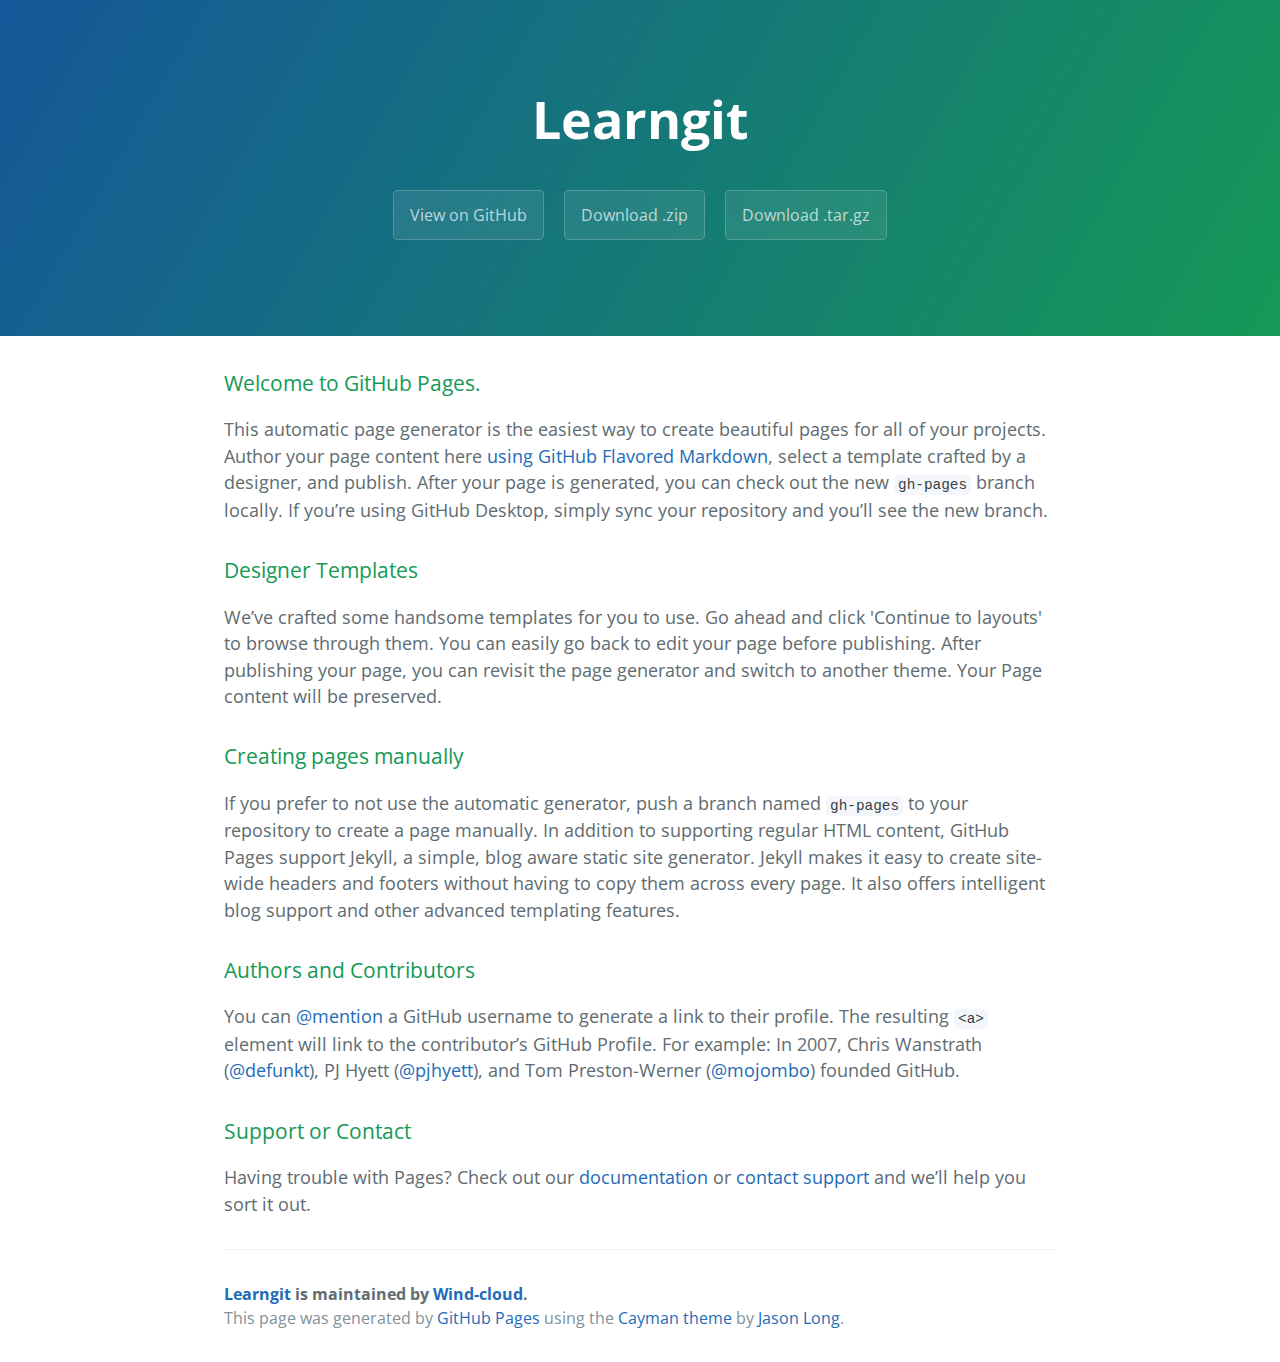
<file: index.html>
<!DOCTYPE html>
<html lang="en-us">
  <head>
    <meta charset="UTF-8">
    <title>Learngit by Wind-cloud</title>
    <meta name="viewport" content="width=device-width, initial-scale=1">
    <link rel="stylesheet" type="text/css" href="stylesheets/normalize.css" media="screen">
    <link href='https://fonts.googleapis.com/css?family=Open+Sans:400,700' rel='stylesheet' type='text/css'>
    <link rel="stylesheet" type="text/css" href="stylesheets/stylesheet.css" media="screen">
    <link rel="stylesheet" type="text/css" href="stylesheets/github-light.css" media="screen">
  </head>
  <body>
    <section class="page-header">
      <h1 class="project-name">Learngit</h1>
      <h2 class="project-tagline"></h2>
      <a href="https://github.com/Wind-cloud/learngit" class="btn">View on GitHub</a>
      <a href="https://github.com/Wind-cloud/learngit/zipball/master" class="btn">Download .zip</a>
      <a href="https://github.com/Wind-cloud/learngit/tarball/master" class="btn">Download .tar.gz</a>
    </section>

    <section class="main-content">
      <h3>
<a id="welcome-to-github-pages" class="anchor" href="#welcome-to-github-pages" aria-hidden="true"><span aria-hidden="true" class="octicon octicon-link"></span></a>Welcome to GitHub Pages.</h3>

<p>This automatic page generator is the easiest way to create beautiful pages for all of your projects. Author your page content here <a href="https://guides.github.com/features/mastering-markdown/">using GitHub Flavored Markdown</a>, select a template crafted by a designer, and publish. After your page is generated, you can check out the new <code>gh-pages</code> branch locally. If you’re using GitHub Desktop, simply sync your repository and you’ll see the new branch.</p>

<h3>
<a id="designer-templates" class="anchor" href="#designer-templates" aria-hidden="true"><span aria-hidden="true" class="octicon octicon-link"></span></a>Designer Templates</h3>

<p>We’ve crafted some handsome templates for you to use. Go ahead and click 'Continue to layouts' to browse through them. You can easily go back to edit your page before publishing. After publishing your page, you can revisit the page generator and switch to another theme. Your Page content will be preserved.</p>

<h3>
<a id="creating-pages-manually" class="anchor" href="#creating-pages-manually" aria-hidden="true"><span aria-hidden="true" class="octicon octicon-link"></span></a>Creating pages manually</h3>

<p>If you prefer to not use the automatic generator, push a branch named <code>gh-pages</code> to your repository to create a page manually. In addition to supporting regular HTML content, GitHub Pages support Jekyll, a simple, blog aware static site generator. Jekyll makes it easy to create site-wide headers and footers without having to copy them across every page. It also offers intelligent blog support and other advanced templating features.</p>

<h3>
<a id="authors-and-contributors" class="anchor" href="#authors-and-contributors" aria-hidden="true"><span aria-hidden="true" class="octicon octicon-link"></span></a>Authors and Contributors</h3>

<p>You can <a href="https://help.github.com/articles/basic-writing-and-formatting-syntax/#mentioning-users-and-teams" class="user-mention">@mention</a> a GitHub username to generate a link to their profile. The resulting <code>&lt;a&gt;</code> element will link to the contributor’s GitHub Profile. For example: In 2007, Chris Wanstrath (<a href="https://github.com/defunkt" class="user-mention">@defunkt</a>), PJ Hyett (<a href="https://github.com/pjhyett" class="user-mention">@pjhyett</a>), and Tom Preston-Werner (<a href="https://github.com/mojombo" class="user-mention">@mojombo</a>) founded GitHub.</p>

<h3>
<a id="support-or-contact" class="anchor" href="#support-or-contact" aria-hidden="true"><span aria-hidden="true" class="octicon octicon-link"></span></a>Support or Contact</h3>

<p>Having trouble with Pages? Check out our <a href="https://help.github.com/pages">documentation</a> or <a href="https://github.com/contact">contact support</a> and we’ll help you sort it out.</p>

      <footer class="site-footer">
        <span class="site-footer-owner"><a href="https://github.com/Wind-cloud/learngit">Learngit</a> is maintained by <a href="https://github.com/Wind-cloud">Wind-cloud</a>.</span>

        <span class="site-footer-credits">This page was generated by <a href="https://pages.github.com">GitHub Pages</a> using the <a href="https://github.com/jasonlong/cayman-theme">Cayman theme</a> by <a href="https://twitter.com/jasonlong">Jason Long</a>.</span>
      </footer>

    </section>

  
  </body>
</html>
</file>
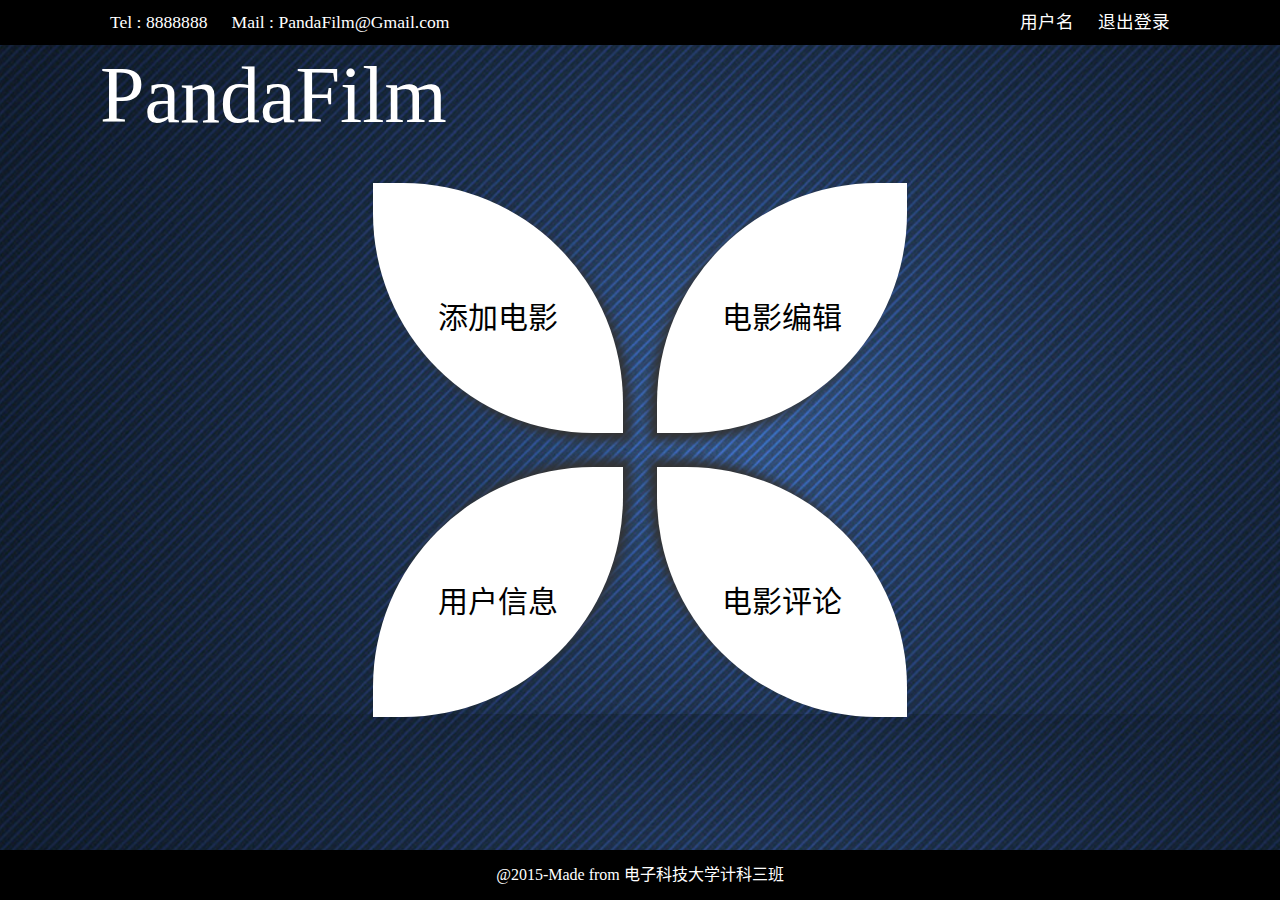
<file: admin/admin.html>
<!DOCTYPE html>
<html lang="zh-CN">
  <head>
    <meta charset="utf-8">
    <meta name="viewport" content="width=device-width, initial-scale=1">
    <title>管理员页面</title>
    <link href="css/admin.css" rel="stylesheet">
    <link href="css/foot.css" rel="stylesheet">
    <link href="css/head.css" rel="stylesheet">
  </head>
  <body>

    <header>
        <div class="top-bar">
            <ul id="call">
                <li class="tel">Tel : 8888888</li>
                <li class="email">Mail : PandaFilm@Gmail.com</li>
            </ul>
            <ul id="user">
                <li class="user">用户名</li>
                <li class="out">退出登录</li>
            </ul>
        </div>
        <div class="mid-bar">
            <div class="name">PandaFilm</div>
        </div>
    </header>

    <div class="main">
        <div class="button1">
           <p class="content">添加电影</p>
        </div>
        <div class="button2">
           <p class="content">电影编辑</p>
        </div>
        <div class="button3">
           <p class="content">用户信息</p>
        </div>
        <div class="button4">
           <p class="content">电影评论</p>
        </div>
    </div>
    
    <!-- 添加新电影 -->
    <div class="Panda_form1">
        <form id="addform" method="post" action="/film/admin/add_movie" enctype="multipart/form-date">
        <div class="form-group">
            <label>&nbsp电影名：</label>
            <input type="text" name="movieName" placeholder="电影名">
        </div>
        <div class="form-group">
            <label>电影类型：</label>
            <input type="text" name="tagDescri" placeholder="电影类型">
        </div>
        <div class="form-group">
            <label>电影介绍：</label>
            <input type="text" name="introduction" placeholder="电影介绍">
        </div>
        <div class="form-group">
            <label>电影价格：</label>
            <input type="text" name="price" placeholder="电影价格">
        </div>
        <div class="form-group">
            <label>&nbsp&nbsp演员：</label>
            <input type="text" name="performer" placeholder="演员">
        </div>
        <div class="form-group">
            <label>&nbsp&nbsp导演：</label>
            <input type="text" name="director" placeholder="导演">
        </div>
        <div class="form-group">
            <label>上映时间：</label>
            <input type="date" name="showtime" placeholder="上映时间">
        </div>
        <div class="form-group">
            <label>上传图片：</label>
            <input type="file" name="cover" id="add_cover">
        </div>
        <button type="submit" class="btn_add">确认添加</button>
      </form>
    </div>

    <!-- 编辑电影 -->
    <div class="Panda_form2">
        <div class="Panda_search">
              <input type="text" id="Panda_search_movie" placeholder="请输入电影名">
              <button type="button" class="btn_search" id="Panda_search_movie_btn">电影信息查询</button>
        </div>
        <form id="addform" method="post" action="/film/admin/add_movie" enctype="multipart/form-date">
        <div class="form-group">
            <label>&nbsp电影名：</label>
            <input type="text" id="fix_movieName" name="movieName" placeholder="电影名">
        </div>
        <div class="form-group">
            <label>电影类型：</label>
            <input type="text" id="fix_tagDescri" name="tagDescri" placeholder="电影类型">
        </div>
        <div class="form-group">
            <label>电影介绍：</label>
            <input type="text" id="fix_introduction" name="introduction" placeholder="电影介绍">
        </div>
        <div class="form-group">
            <label>电影价格：</label>
            <input type="text" id="fix_price" name="price" placeholder="电影价格">
        </div>
        <div class="form-group">
            <label>&nbsp&nbsp地区：</label>
            <input type="text" id="fix_area" name="area" placeholder="地区">
        </div><div class="form-group">
            <label>&nbsp&nbsp评分：</label>
            <input type="text" id="fix_score" name="score" placeholder="评分">
        </div>
        <div class="form-group">
            <label>&nbsp&nbsp演员：</label>
            <input type="text" id="fix_performer" name="performer" placeholder="演员">
        </div>
        <div class="form-group">
            <label>&nbsp&nbsp导演：</label>
            <input type="text" id="fix_director" name="director" placeholder="导演">
        </div>
        <div class="form-group">
            <label>上映时间：</label>
            <input type="date" id="fix_showTime" name="showtime" placeholder="上映时间">
        </div>
        <div class="form-group">
            <label>上传图片：</label>
            <input type="file" id="fix_cover" name="cover" id="add_cover">
        </div>
        <button type="submit" class="btn_fix">确认编辑</button>
      </form>
    </div>
    
    <!-- 电影信息展示 -->
    <div class="Panda_info">
      <div class="Panda_container">
      </div>
      <div class="Panda_nav">
      </div>
    </div>

    <!-- 查询用户信息 -->
    <div class="Panda_form3">
      <div class="Panda_search">
              <input type="text" id="Panda_search_user" placeholder="请输入用户名">
              <button type="button" class="btn_search" id="Panda_search_user_btn">用户信息查询</button>
      </div>
      <form method="post" enctype="multipart/form-date">
        <div class="form-group">
            <label>&nbsp用户ID：</label>
            <input type="text" name="userId" id="serach_userId">
        </div>
        <div class="form-group">
            <label>&nbsp用户名：</label>
            <input type="text" name="username" id="serach_username">
        </div>
        <div class="form-group">
            <label>电话号码：</label>
            <input type="text" name="phone" id="serach_userphone">
        </div>
        <div class="form-group">
            <label>用户住址：</label>
            <input type="text" name="address" id="serach_useraddress">
        </div>
        <div class="form-group">
            <label>电子邮箱：</label>
            <input type="text" name="email" id="serach_useremail">
        </div>
        <div class="form-group">
            <label>&nbsp&nbsp余额：</label>
            <input type="text" name="balance" id="serach_userbalance">
        </div>
        <div class="form-group">
            <label>&nbsp&nbsp权限：</label>
            <input type="text" name="authority" id="serach_userauthority">
        </div>
        <div class="form-group">
            <label>注册时间：</label>
            <input type="text" name="registerTime" id="serach_userregisterTime">
        </div>
      </form>
    </div>

    <!-- 电影评论展示 -->
    <div class="Panda_form4">
        <div class="Panda_search">
              <input type="text" id="Panda_search_movieName" placeholder="请输入电影名">
              <input type="text" id="Panda_search_pageNum" placeholder="请输入查询页码">
              <input type="text" id="Panda_search_pageSize" placeholder="请输入显示数目">
              <button type="button" class="btn_search" id="Panda_search_movie_btn">电影评论查询</button>
        </div>
        <div class="Panda_comments_content"></div>
        <div class="Panda_comments_nav"></div>
    </div>

    <footer>@2015-Made from 电子科技大学计科三班</footer>
    <script src="js/jquery-2.2.4.min.js"></script>
    <script src="js/panda.js"></script>
  </body>
</html>
</file>
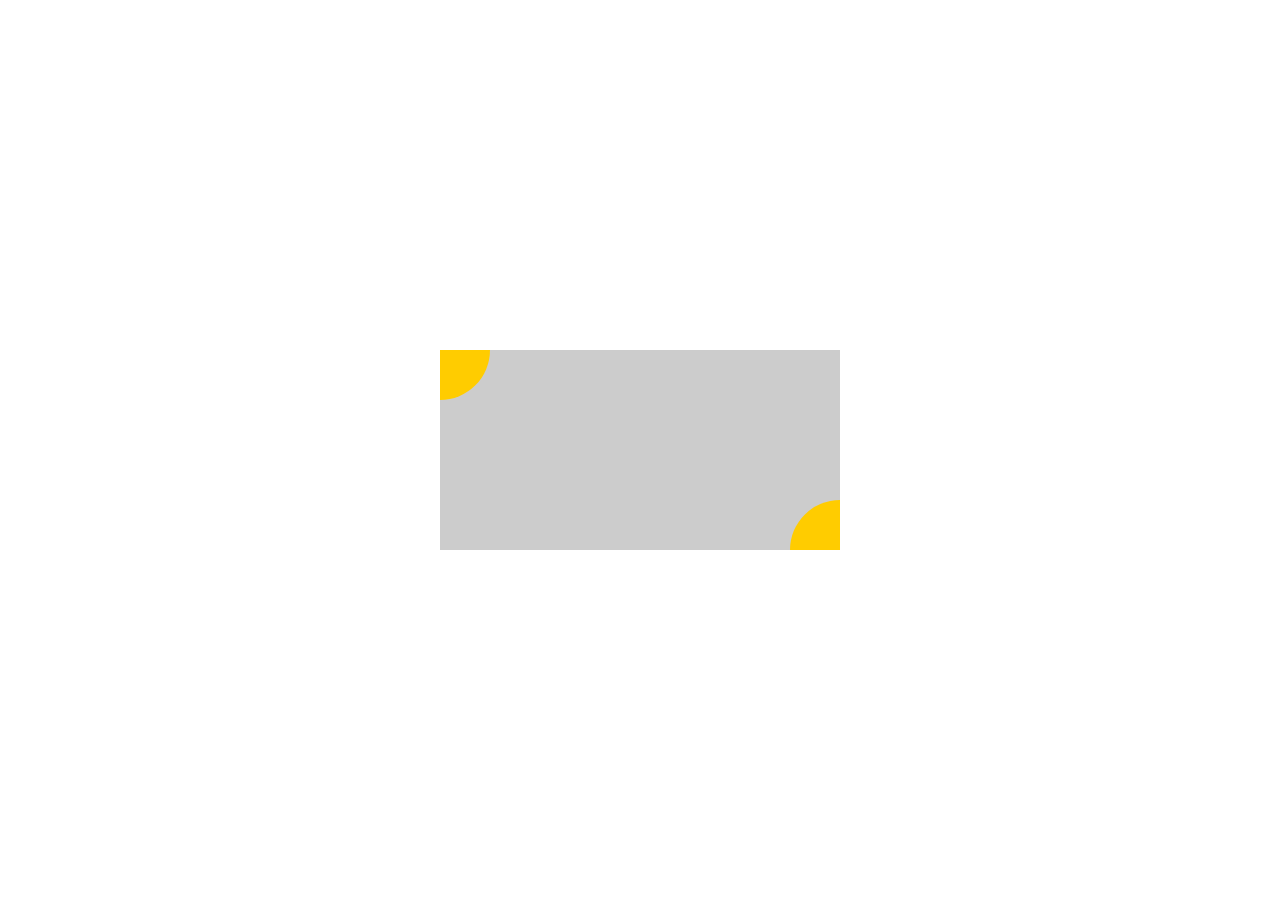
<file: baidu/task1-4.html>
<!DOCTYPE html PUBLIC "-//W3C//DTD XHTML 1.0 Transitional//EN" "http://www.w3.org/TR/xhtml1/DTD/xhtml1-transitional.dtd">
<html>
<head>
<meta http-equiv="Content-Type" content="text/html; charset=utf-8">
<title>task4</title>
<link rel="stylesheet" type="text/css" href="CSS/task4.css">
</head>
<body>
	<div class="container">
		<div class="left_top"></div>
		<div class="right_bottom"></div>
    </div>
</body>
<html/>
</file>
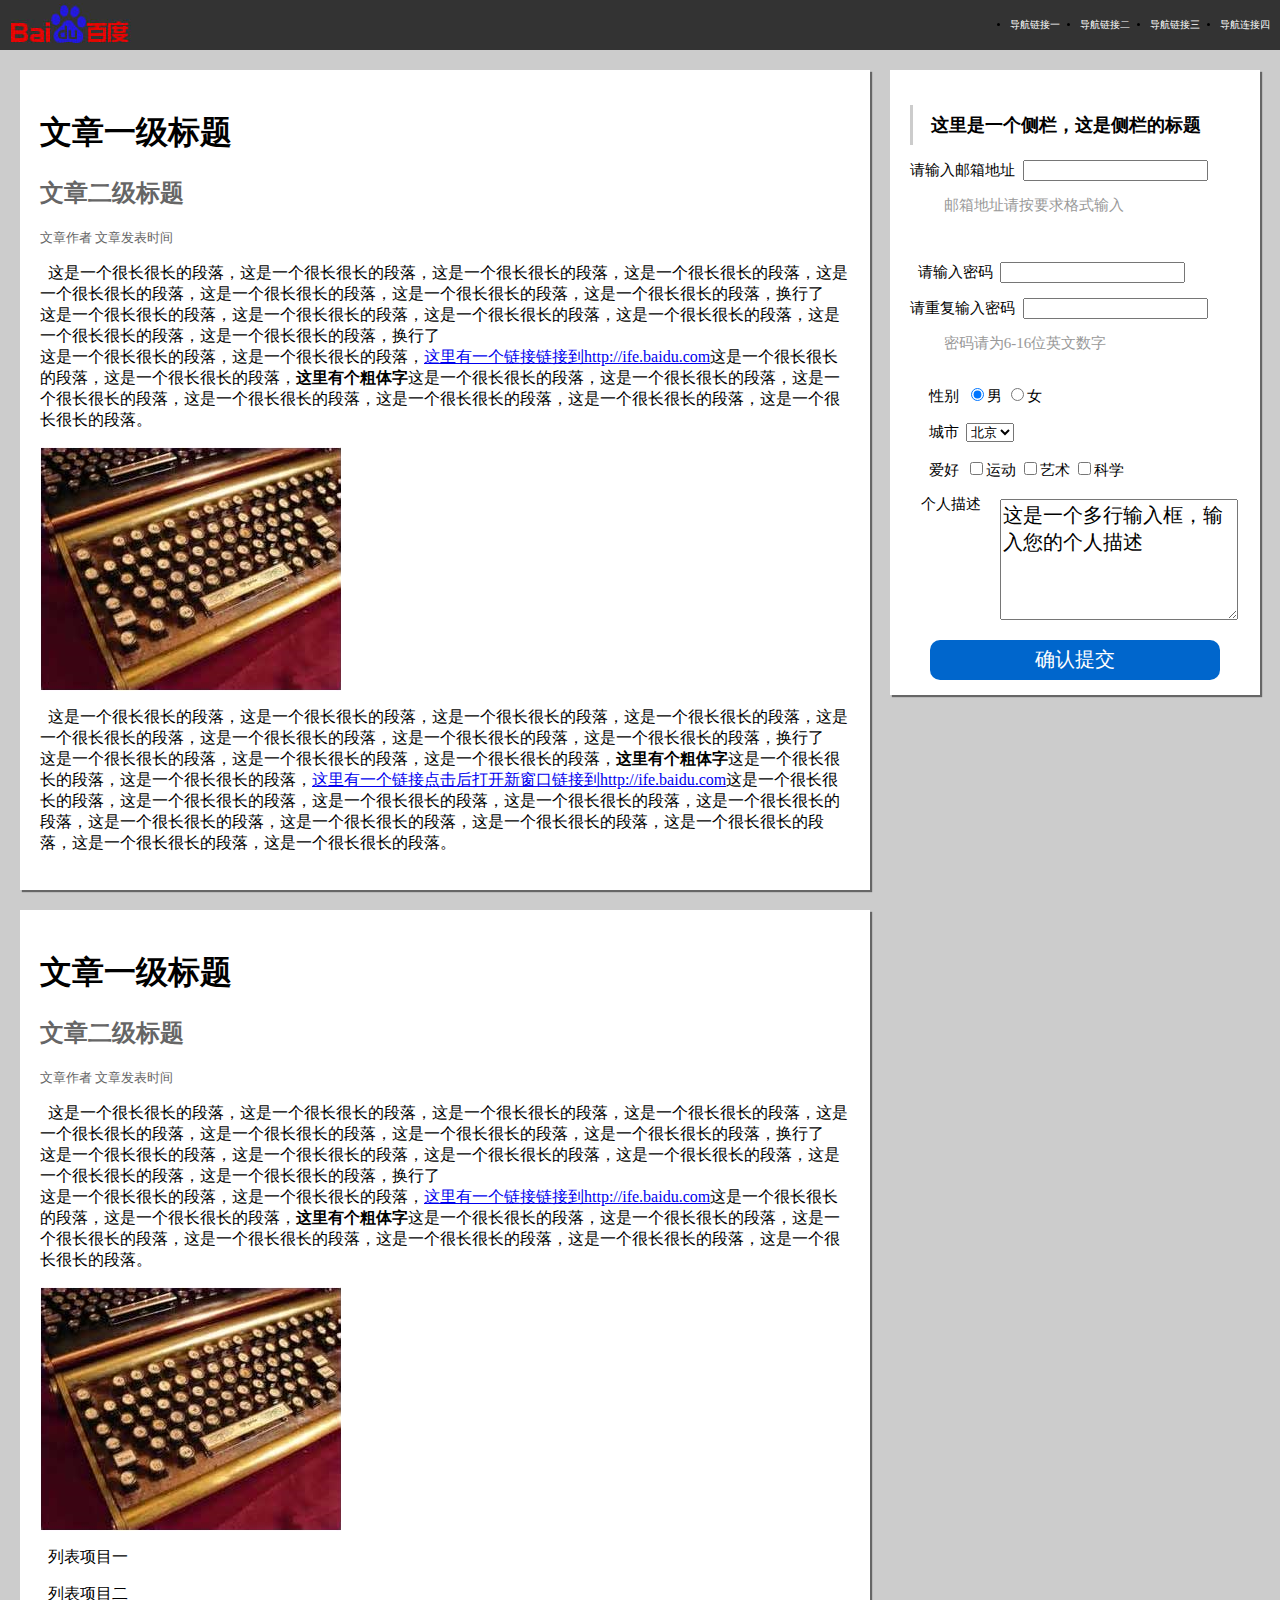
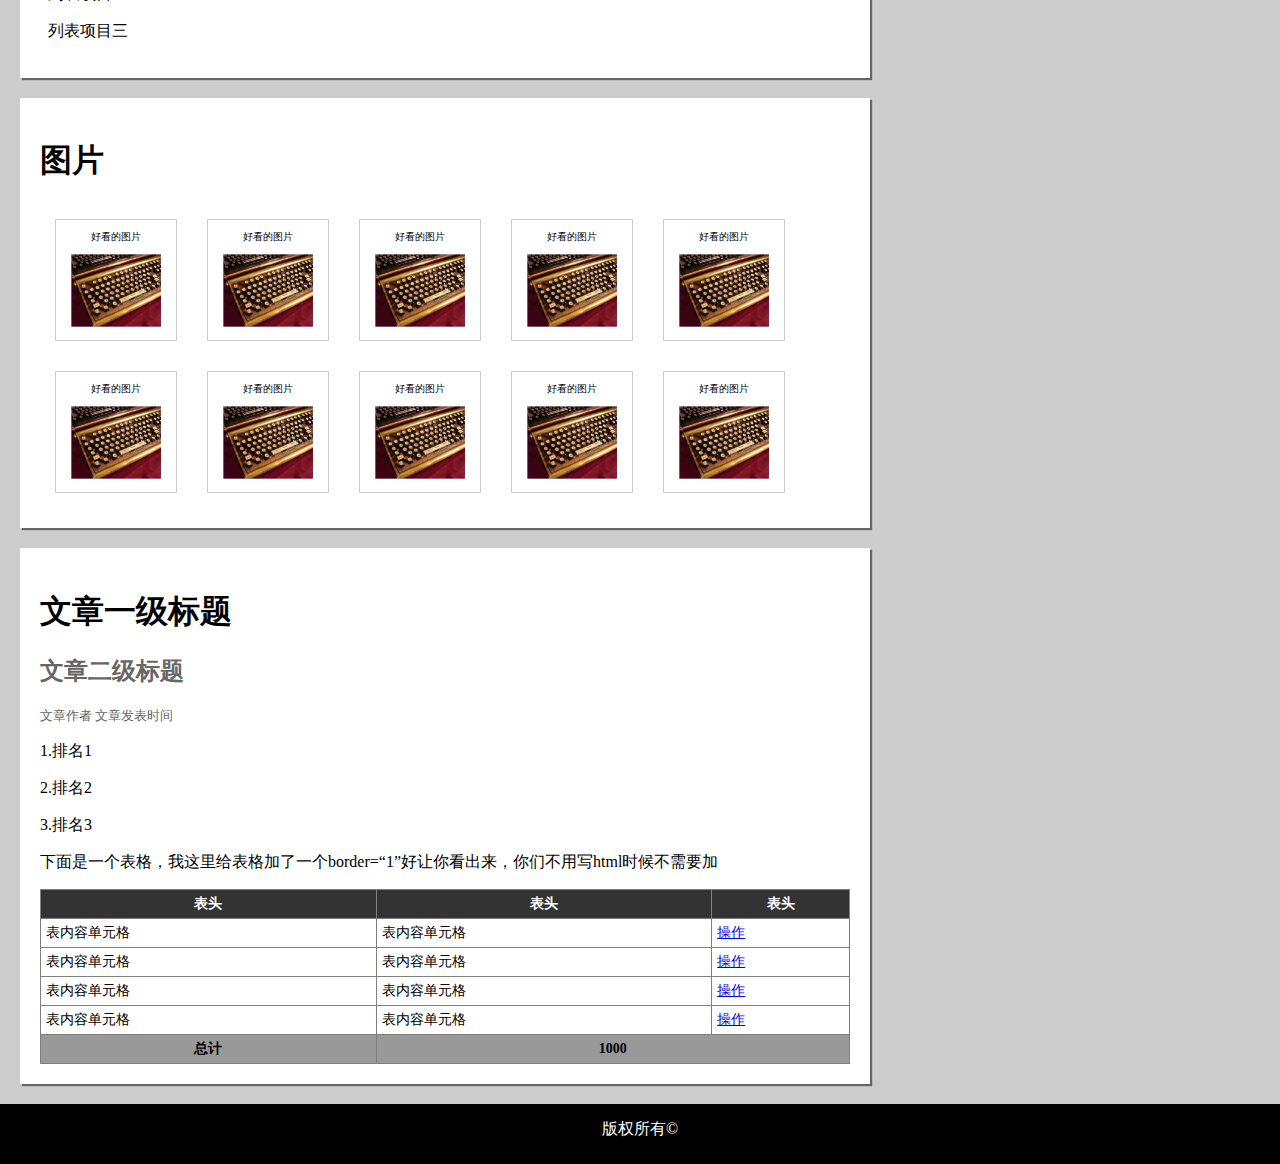
<file: baidu/task1-5.html>
<!DOCTYPE>
<html>
<head>
	<meta http-equiv="Content-Type" content="text/html; charset=utf-8">
	<title>task1-5</title>
	<link rel="stylesheet" type="text/css" href="CSS/task5.css">
</head>
<body>
	<div class="nav">
       <img src="imgs/task1-5-1.png">
	   <ul>
	    <li><a href="#">导航连接四</a></li>
		  <li><a href="#">导航链接三</a></li>
		  <li><a href="#">导航链接二</a></li>
		  <li><a href="#">导航链接一</a></li>
	   </ul>
	</div><!-- nav结束 -->
	<div class="text">
      <h1>文章一级标题</h1>
      <h2>文章二级标题</h2>
      <p class="author">文章作者 文章发表时间</p>
      <p>&nbsp&nbsp这是一个很长很长的段落，这是一个很长很长的段落，这是一个很长很长的段落，这是一个很长很长的段落，这是一个很长很长的段落，这是一个很长很长的段落，这是一个很长很长的段落，这是一个很长很长的段落，换行了<br/>这是一个很长很长的段落，这是一个很长很长的段落，这是一个很长很长的段落，这是一个很长很长的段落，这是一个很长很长的段落，这是一个很长很长的段落，换行了<br/>这是一个很长很长的段落，这是一个很长很长的段落，<a href="http://ife.baidu.com">这里有一个链接链接到http://ife.baidu.com</a>这是一个很长很长的段落，这是一个很长很长的段落，<strong>这里有个粗体字</strong>这是一个很长很长的段落，这是一个很长很长的段落，这是一个很长很长的段落，这是一个很长很长的段落，这是一个很长很长的段落，这是一个很长很长的段落，这是一个很长很长的段落。</p>
      <img src="imgs/task1-5-2.png">
      <p>&nbsp&nbsp这是一个很长很长的段落，这是一个很长很长的段落，这是一个很长很长的段落，这是一个很长很长的段落，这是一个很长很长的段落，这是一个很长很长的段落，这是一个很长很长的段落，这是一个很长很长的段落，换行了<br/>这是一个很长很长的段落，这是一个很长很长的段落，这是一个很长很长的段落，<strong>这里有个粗体字</strong>这是一个很长很长的段落，这是一个很长很长的段落，<a href="http://ife.baidu.com">这里有一个链接点击后打开新窗口链接到http://ife.baidu.com</a>这是一个很长很长的段落，这是一个很长很长的段落，这是一个很长很长的段落，这是一个很长很长的段落，这是一个很长很长的段落，这是一个很长很长的段落，这是一个很长很长的段落，这是一个很长很长的段落，这是一个很长很长的段落，这是一个很长很长的段落，这是一个很长很长的段落。</p>
	</div><!-- text结束 -->
	<div class="text">
      <h1>文章一级标题</h1>
      <h2>文章二级标题</h2>
      <p class="author">文章作者 文章发表时间</p>
      <p>&nbsp&nbsp这是一个很长很长的段落，这是一个很长很长的段落，这是一个很长很长的段落，这是一个很长很长的段落，这是一个很长很长的段落，这是一个很长很长的段落，这是一个很长很长的段落，这是一个很长很长的段落，换行了<br/>这是一个很长很长的段落，这是一个很长很长的段落，这是一个很长很长的段落，这是一个很长很长的段落，这是一个很长很长的段落，这是一个很长很长的段落，换行了<br/>这是一个很长很长的段落，这是一个很长很长的段落，<a href="http://ife.baidu.com">这里有一个链接链接到http://ife.baidu.com</a>这是一个很长很长的段落，这是一个很长很长的段落，<strong>这里有个粗体字</strong>这是一个很长很长的段落，这是一个很长很长的段落，这是一个很长很长的段落，这是一个很长很长的段落，这是一个很长很长的段落，这是一个很长很长的段落，这是一个很长很长的段落。</p>
      <img src="imgs/task1-5-2.png">
      <p>&nbsp&nbsp列表项目一</p>
      <p>&nbsp&nbsp列表项目二</p>
      <p>&nbsp&nbsp列表项目三</p>
	</div><!-- text结束 -->
	<div class="text">
	  <h1>图片</h1>
      <div class="img">
      	<p>好看的图片</p>
        <img src="imgs/task1-5-2.png">
      </div>
      <div class="img">
      	<p>好看的图片</p>
        <img src="imgs/task1-5-2.png">
      </div>
      <div class="img">
      	<p>好看的图片</p>
        <img src="imgs/task1-5-2.png">
      </div>
      <div class="img">
      	<p>好看的图片</p>
        <img src="imgs/task1-5-2.png">
      </div>
      <div class="img">
      	<p>好看的图片</p>
        <img src="imgs/task1-5-2.png">
      </div>
      <div class="img">
      	<p>好看的图片</p>
        <img src="imgs/task1-5-2.png">
      </div>
      <div class="img">
      	<p>好看的图片</p>
        <img src="imgs/task1-5-2.png">
      </div>
      <div class="img">
      	<p>好看的图片</p>
        <img src="imgs/task1-5-2.png">
      </div>
      <div class="img">
      	<p>好看的图片</p>
        <img src="imgs/task1-5-2.png">
      </div>
      <div class="img">
      	<p>好看的图片</p>
        <img src="imgs/task1-5-2.png">
      </div>
      <div class="clear"></div>
	</div><!-- text3结束 -->
	<div class="text">
	  <h1>文章一级标题</h1>
      <h2>文章二级标题</h2>
      <p class="author">文章作者 文章发表时间</p>
      <p>1.排名1</p>
      <p>2.排名2</p>
      <p>3.排名3</p>
      <p>下面是一个表格，我这里给表格加了一个border=“1”好让你看出来，你们不用写html时候不需要加</p>
      <table  border="1px" cellpadding="5px">
        <tr class="head">
        	<th bgcolor="#333">表头</th>
        	<th bgcolor="#333">表头</th>
          <th bgcolor="#333">表头</th>
        </tr>
        <tr>
        	<td>表内容单元格</td>
        	<td>表内容单元格</td>
        	<td><a href="#">操作</a></td>
        </tr>
        <tr>
        	<td>表内容单元格</td>
        	<td>表内容单元格</td>
        	<td><a href="#">操作</a></td>
        </tr>
        <tr>
        	<td>表内容单元格</td>
        	<td>表内容单元格</td>
        	<td><a href="#">操作</a></td>
        </tr>
        <tr>
        	<td>表内容单元格</td>
        	<td>表内容单元格</td>
        	<td><a href="#">操作</a></td>
        </tr>
        <tr>
        	<th bgcolor="#999">总计</th>
        	<th bgcolor="#999" colspan="2">1000</th>
        </tr>
      </table>
	</div><!-- text结束 -->
	<div class="bottom"><p>版权所有©</p></div>
	<div class="side">
       <div class="side_title"><h2>这里是一个侧栏，这是侧栏的标题</h2></div>
       <form>
         <p>请输入邮箱地址&nbsp&nbsp<input type="text" name="email" /></p>
         <p class="discription">&nbsp&nbsp&nbsp&nbsp&nbsp&nbsp&nbsp&nbsp&nbsp邮箱地址请按要求格式输入</p><br/>
         <p>&nbsp&nbsp请输入密码&nbsp&nbsp<input type="password" name="code" /></p>
         <p>请重复输入密码&nbsp&nbsp<input type="password" name="code" /></p>
         <p class="discription">&nbsp&nbsp&nbsp&nbsp&nbsp&nbsp&nbsp&nbsp&nbsp密码请为6-16位英文数字</p><br/>
		 &nbsp&nbsp&nbsp&nbsp&nbsp性别&nbsp
		 <input type="radio" checked="checked" name="Sex" value="male" />男
		 <input type="radio" name="Sex" value="female" />女<br/>
		 <br/>
		 &nbsp&nbsp&nbsp&nbsp&nbsp城市&nbsp
		 <select name="city">
			 <option value="BJ">北京</option>
			 <option value="SH">上海</option>
			 <option value="GZ">广州</option>
			 <option value="CD">成都</option>
		 </select><br/>
		 <br/>
		 &nbsp&nbsp&nbsp&nbsp&nbsp爱好&nbsp
		 <input type="checkbox" name="sports">运动
		 <input type="checkbox" name="art">艺术
		 <input type="checkbox" name="science">科学<br/>
		 <p>&nbsp&nbsp&nbsp个人描述&nbsp</p>
		 <textarea rows="5" cols="18">这是一个多行输入框，输入您的个人描述</textarea>
		 <input type="button" value="确认提交" class="btn">
       </form>
	</div>
</body>
</html>
</file>
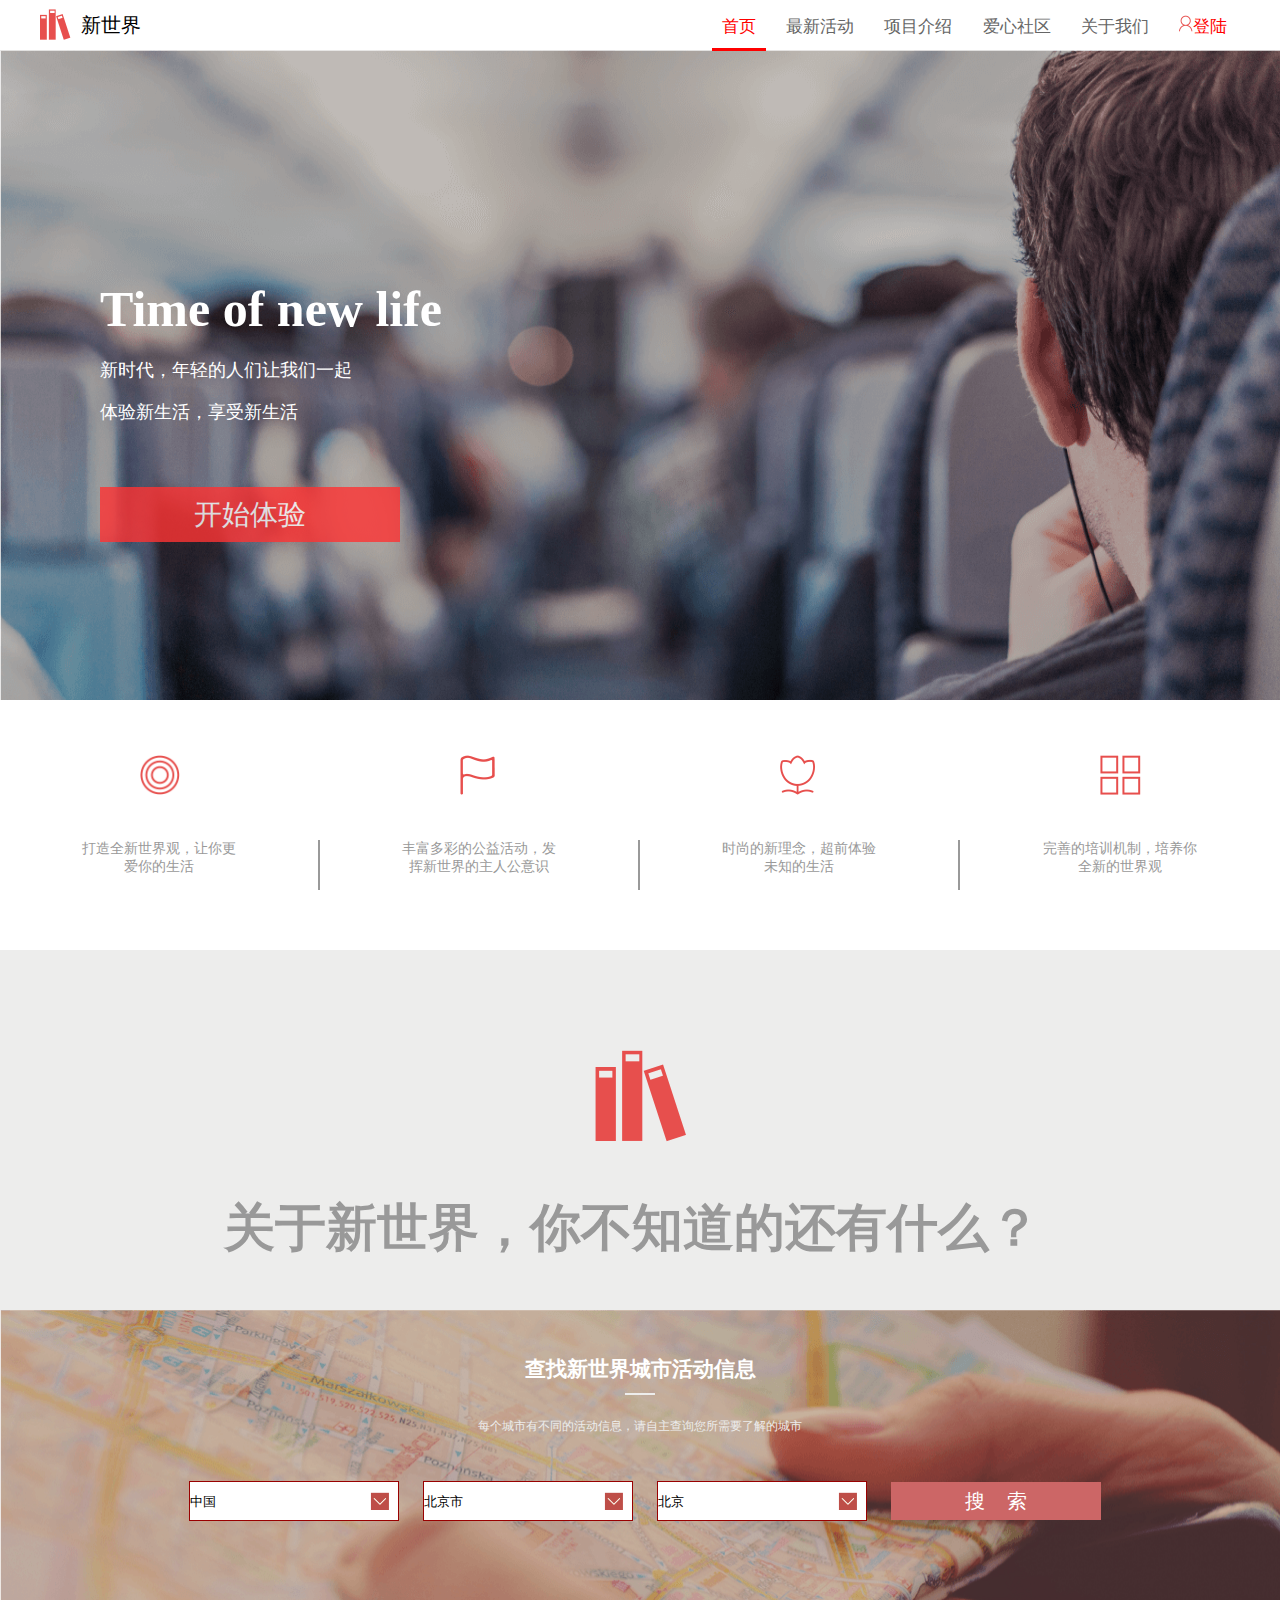
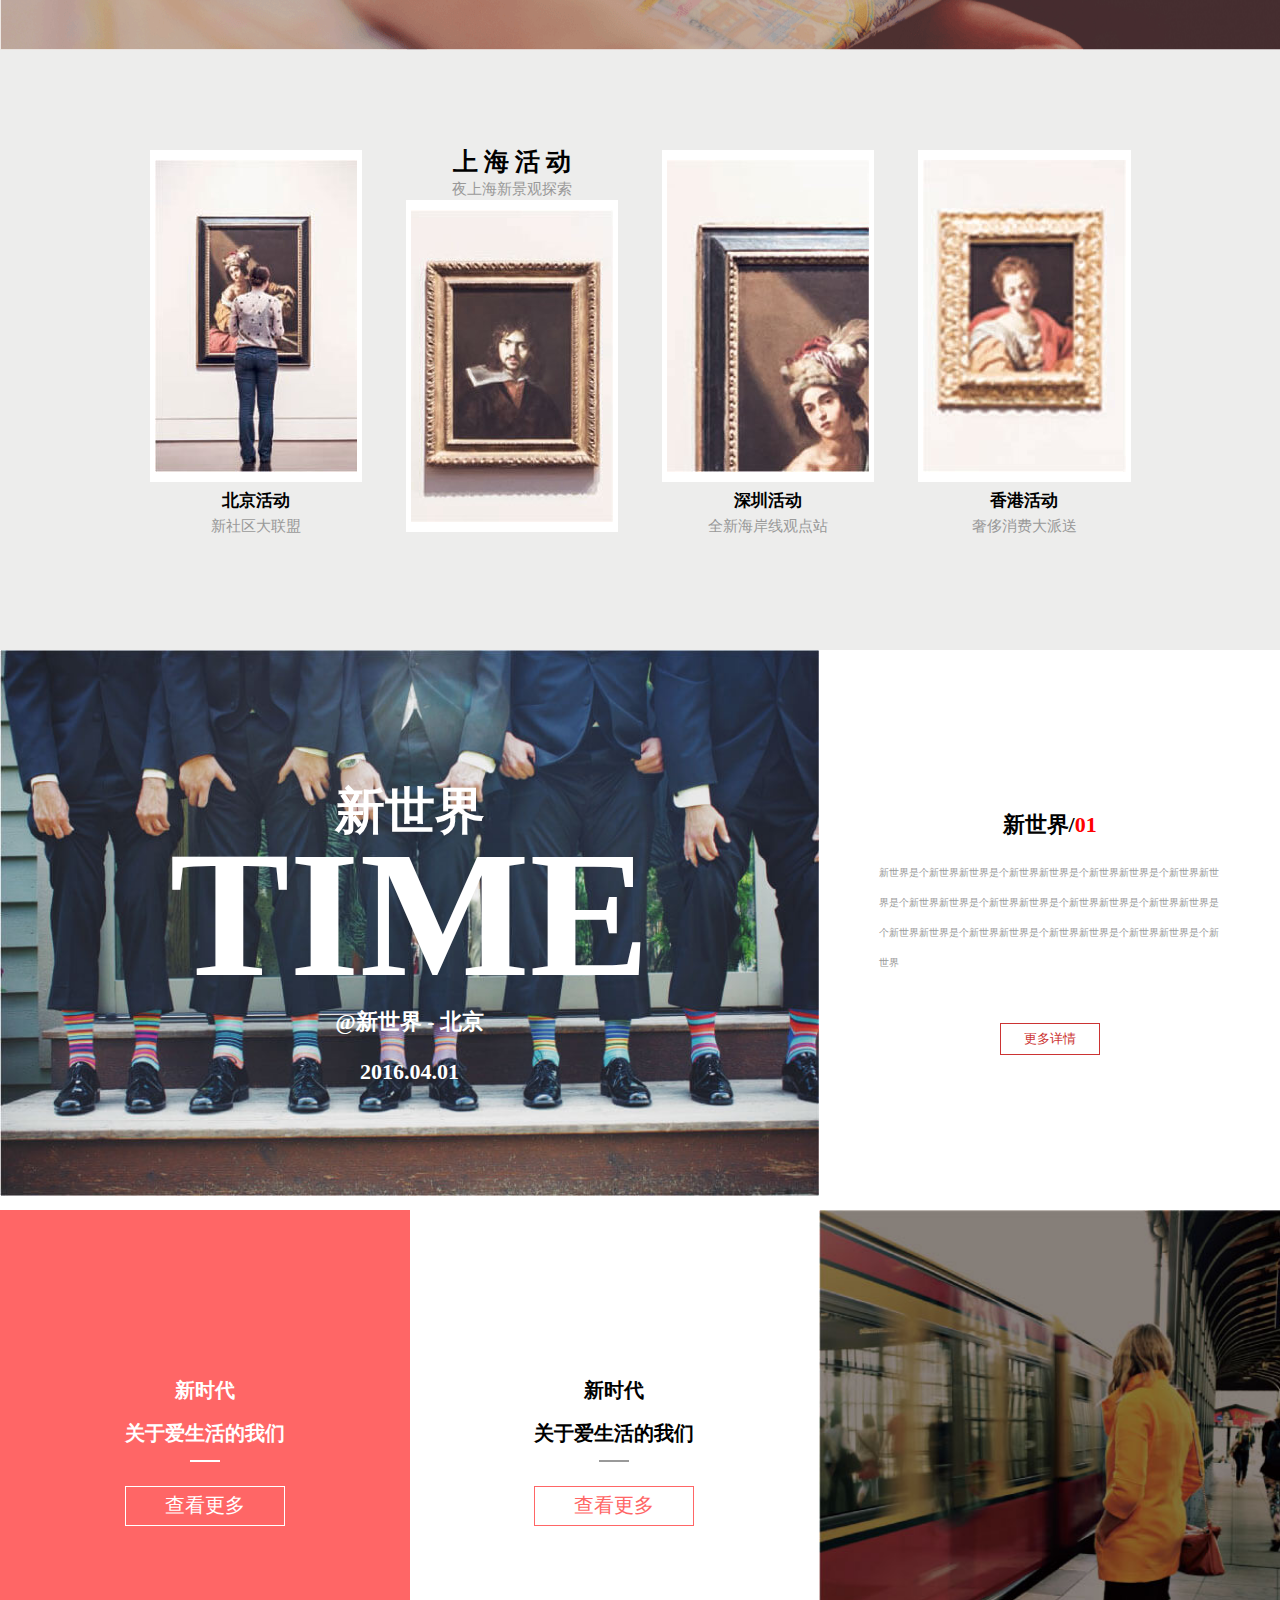
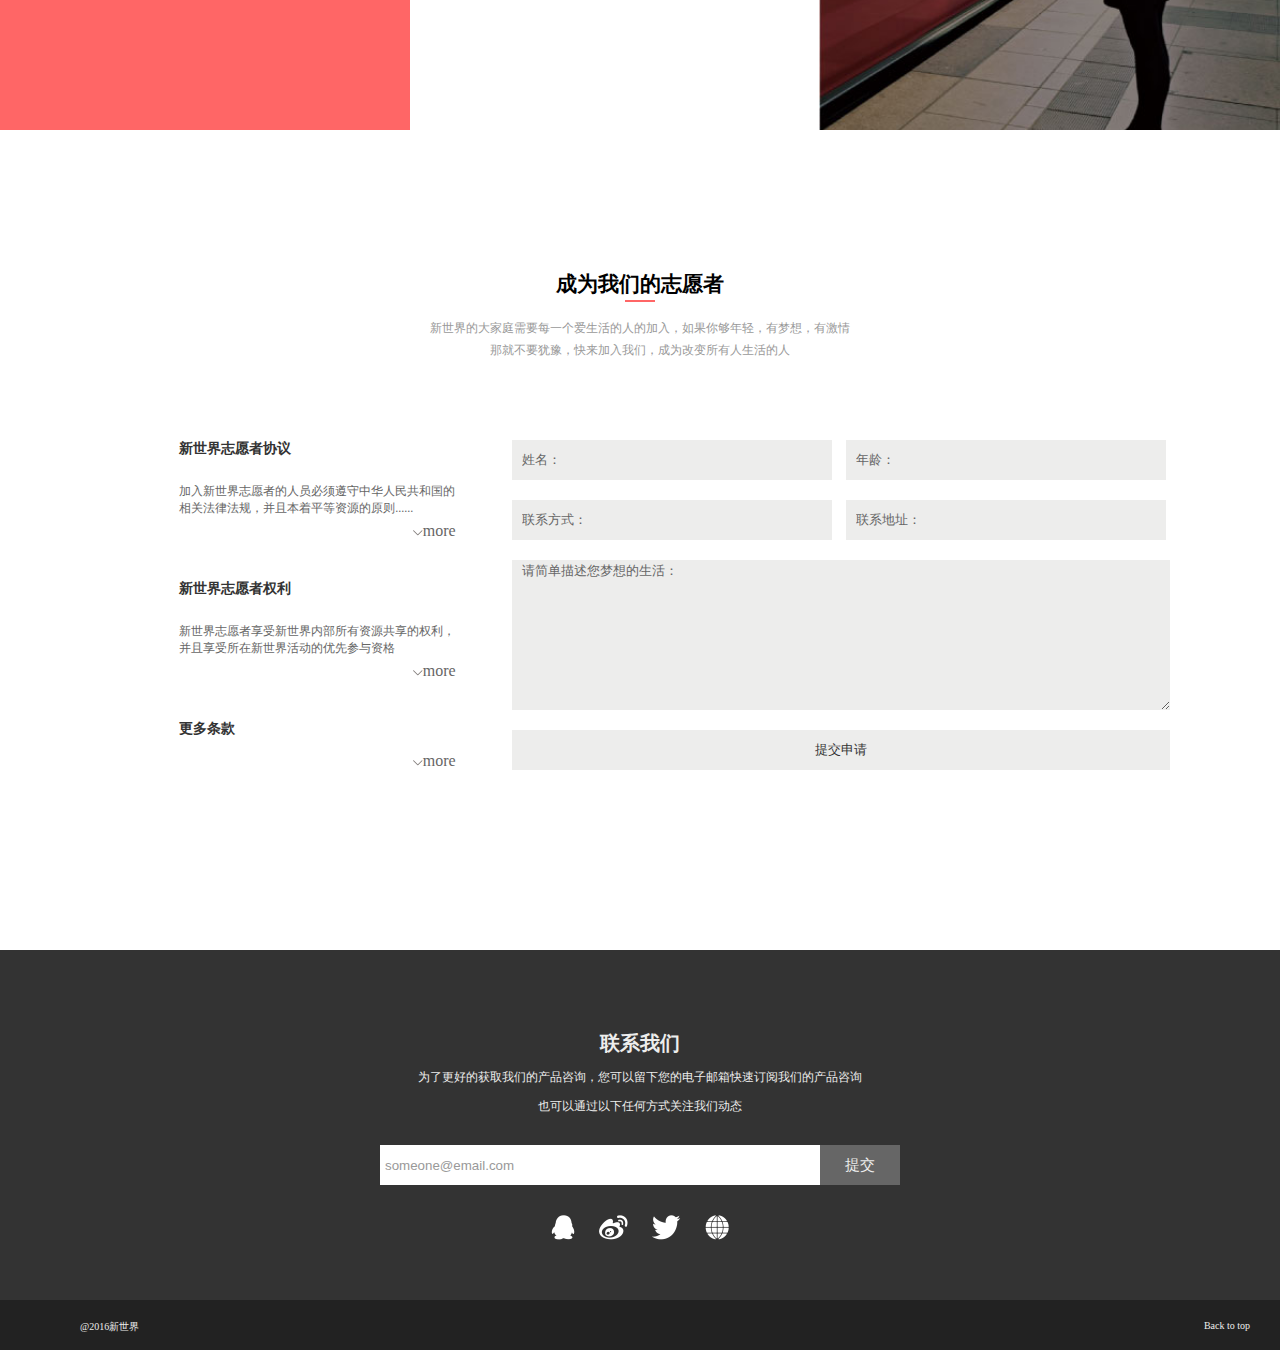
<file: baidu/task1-7.html>
<!DOCTYPE>
<html>
<head>
	<meta http-equiv="Content-Type" content="text/html; charset=utf-8">
	<title>task1-7</title>
	<link rel="stylesheet" type="text/css" href="CSS/task7.css">
</head>
<body>
	<div class="nav">
       <div class="nav_right">
         <a href="">首页</a>
         <a href="">最新活动</a>
         <a href="">项目介绍</a>
         <a href="">爱心社区</a>
         <a href="">关于我们</a>
         <a href=""><img src="imgs/login_logo.png">登陆</a>
       </div>
       <img src="imgs/nw_logo.png">
           <span>新世界</span>
	</div><!-- nav结束 -->
	<div class="main">
       <h1>Time of new life</h1>
       <p>新时代，年轻的人们让我们一起</p>
       <p>体验新生活，享受新生活</p>
       <button type="button">开始体验</button>
  </div><!-- main结束 -->
	<div class="active">
       <div class="active_child">
         <img src="imgs/sec_logo1.png">
         <div class="active_words1"><p>打造全新世界观，让你更爱你的生活</p></div>
       </div>
       <div class="active_child">
         <img src="imgs/sec_logo2.png">
         <div class="active_words2"><p>丰富多彩的公益活动，发挥新世界的主人公意识</p></div>
       </div>
       <div class="active_child">
         <img src="imgs/sec_logo3.png">
         <div class="active_words3"><p>时尚的新理念，超前体验未知的生活</p></div>
       </div>
       <div class="active_child">
         <img src="imgs/sec_logo4.png">
         <div class="active_words4"><p>完善的培训机制，培养你全新的世界观</p></div>
       </div>
  </div><!-- active结束 -->
	<div class="about_nw">
       <img src="imgs/thr_logo.png">
       <h1>关于新世界，你不知道的还有什么？</h1>
  </div><!-- about_nw结束 -->
  <div class="map">
    <div class="search">
       <h2>查找新世界城市活动信息</h2>
       <div class="bottom_line"></div>
    </div>
    <p>每个城市有不同的活动信息，请自主查询您所需要了解的城市</p>
    <form>
       <select name="country">
          <option value="China">中国</option>
          <option value="America">美国</option>
          <option value="Canada">加拿大</option>
          <option value="England">英国</option>
       </select>
       <select name="province">
          <option value="beijing">北京市</option>
          <option value="tianjing">天津市</option>
          <option value="hebei">河北省</option>
          <option value="shanxi">陕西省</option>
          <option value="neimenggu">内蒙古自治区</option>
          <option value="liaonin">辽宁省</option>
       </select>
       <select name="city" title="城市">
          <option value="beijing">北京</option>
          <option value="tianjing">天津</option>
          <option value="shijiazhuang">石家庄</option>
          <option value="shenyang">沈阳</option>
       </select>
       <button>搜&nbsp&nbsp&nbsp&nbsp索</button>
    </form>
  </div><!-- map结束 -->
  <div class="activity">
    <div class="activity_inner">
      <div class="img_top">
        <img src="imgs/act1.jpg">
        <h2>北京活动</h2>
        <p>新社区大联盟</p>
      </div>
      <div class="img_bottom">
        <img src="imgs/act2.jpg">
        <h1>上&nbsp海&nbsp活&nbsp动</h1>
        <p>夜上海新景观探索</p>
      </div>
      <div class="img_top">
        <img src="imgs/act3.jpg">
        <h2>深圳活动</h2>
        <p>全新海岸线观点站</p>
      </div>
      <div class="img_top">
        <img src="imgs/act4.jpg">
        <h2>香港活动</h2>
        <p>奢侈消费大派送</p>
      </div>
    </div>
  </div><!-- activity结束 -->
  <div class="more_top">
    <div class="more_top_left">
      <h2>新世界</h2>
      <h1>TIME</h1>
      <h3>@新世界 - 北京</h3>
      <h3>2016.04.01</h3>
    </div>
    <div class="more_top_right">
      <h2>新世界/<span>01</span></h2>
      <p>新世界是个新世界新世界是个新世界新世界是个新世界新世界是个新世界新世界是个新世界新世界是个新世界新世界是个新世界新世界是个新世界新世界是个新世界新世界是个新世界新世界是个新世界新世界是个新世界新世界是个新世界</p>
      <button type="button">更多详情</button>
    </div>
  </div><!-- more_top结束 -->
  <div class="more_bottom">
    <div class="more_bottom_left">
      <h2>新时代</h2>
      <h2>关于爱生活的我们</h2>
      <div class="left_line"></div>
      <button>查看更多</button>
    </div>
    <div class="more_bottom_mid">
      <h2>新时代</h2>
      <h2>关于爱生活的我们</h2>
      <div class="mid_line"></div>
      <button>查看更多</button>
    </div>
    <div class="more_bottom_right"></div>
  </div><!-- more_bottom结束 -->
  <div class="become">
    <div class="become_top">
      <h2>成为我们的志愿者</h2>
      <div></div>
      <p>新世界的大家庭需要每一个爱生活的人的加入，如果你够年轻，有梦想，有激情</p>
      <p>那就不要犹豫，快来加入我们，成为改变所有人生活的人</p>
    </div>
    <div class="become_bottom_left">
      <div class="become_more1">
        <h3>新世界志愿者协议</h3>
        <p>加入新世界志愿者的人员必须遵守中华人民共和国的相关法律法规，并且本着平等资源的原则......</p>
        <a href=""><img src="imgs/more.png">more</a>
      </div>
      <div class="become_more2">
        <h3>新世界志愿者权利</h3>
        <p>新世界志愿者享受新世界内部所有资源共享的权利，并且享受所在新世界活动的优先参与资格</p>
        <a href=""><img src="imgs/more.png">more</a>
      </div>
      <div class="become_more3">
        <h3>更多条款</h3>        
        <a href=""><img src="imgs/more.png">more</a>
      </div>
    </div>
    <div class="become_bottom_right">
      <form>
        <input type="text" name="name" value="姓名：">
        <input type="text" name="age" value="年龄：">
        <input type="text" name="phonenumber" value="联系方式：">
        <input type="text" name="address" value="联系地址：">
        <textarea>请简单描述您梦想的生活：</textarea>
        <button>提交申请</button>
      </form>
    </div>
  </div><!-- become结束 -->
  <div class="contact">
    <h3>联系我们</h3>
    <p>为了更好的获取我们的产品咨询，您可以留下您的电子邮箱快速订阅我们的产品咨询</p>
    <p>也可以通过以下任何方式关注我们动态</p>
    <form>
       <input type="text" name="email" value="someone@email.com">
       <button>提交</button>
    </form>
    <div>
      <a href="#"><img src="imgs/qq.png"></a>
      <a href="#"><img src="imgs/wb.png"></a>
      <a href="#"><img src="imgs/tw.png"></a>
      <a href="#"><img src="imgs/qiu.png"></a>
    </div>
  </div><!-- contact结束 -->
  <div class="bottom">
    <span>@2016新世界</span>
    <a href="#">Back to top</a>
  </div><!-- bottom结束 -->
</body>
</html>
</file>
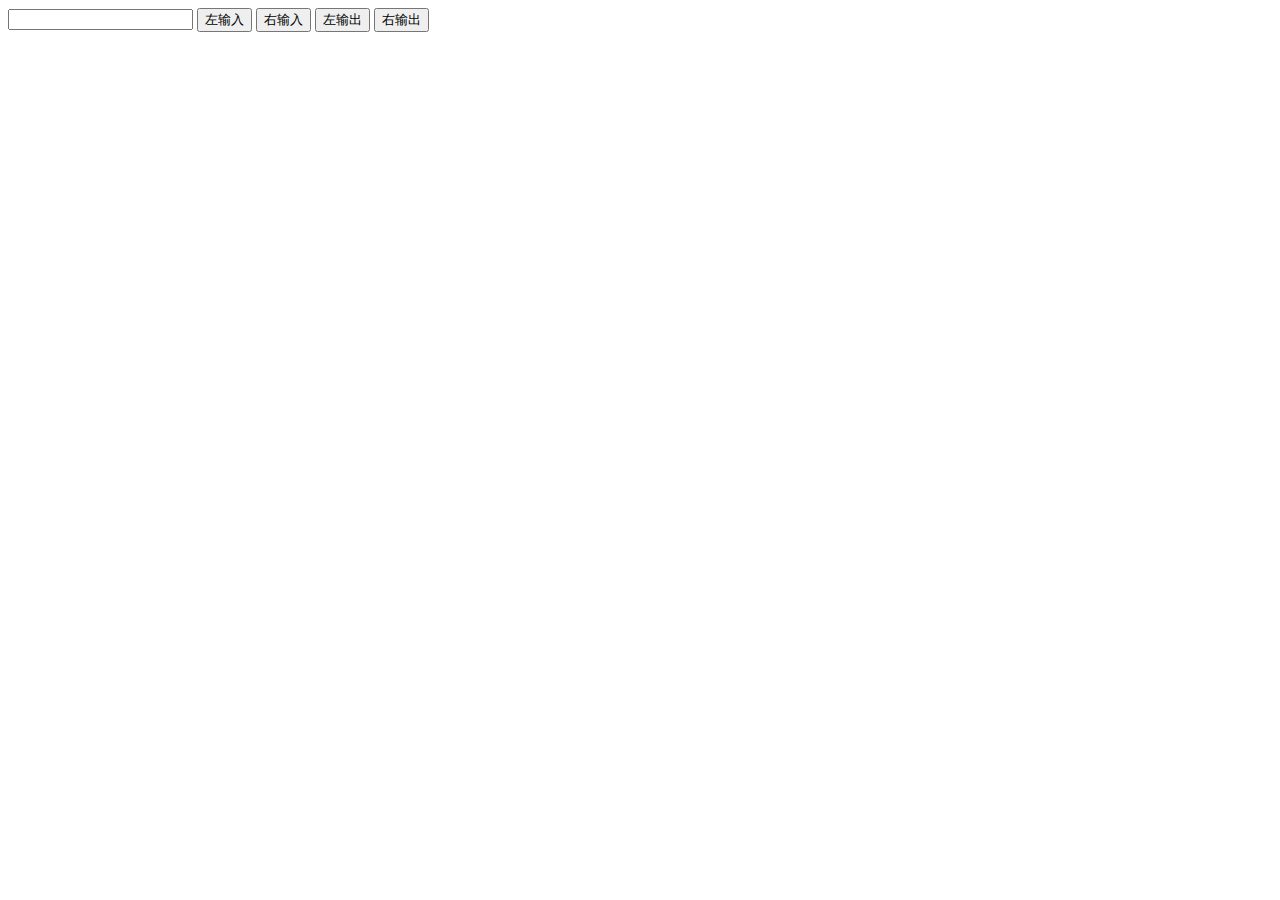
<file: baidu/task2-18.html>
<!DOCTYPE html PUBLIC "-//W3C//DTD XHTML 1.0 Transitional//EN" "http://www.w3.org/TR/xhtml1/DTD/xhtml1-transitional.dtd">
<html>
<head>
   <meta http-equiv="Content-Type" content="text/html; charset=utf-8">
   <link rel="stylesheet" type="text/css" href="CSS/task18.css">
</head>
<body>
   <input type="text" id="number"/>
   <button type="button" id="left_in">左输入</button>
   <button type="button" id="right_in">右输入</button>
   <button type="button" id="left_out">左输出</button>
   <button type="button" id="right_out">右输出</button>
   <div>
     <ul id="list" class="number_list" > 
     </ul>
   </div>
<script type="text/javascript">
   function leftin(){
     var x=document.getElementById('number').value;
     var list=document.getElementById('list');
     if(x==""||isNaN(x))
     {
       alert("请输入数字");
     }
     else
     {
        var li=document.createElement("li");
        list.insertBefore(li,list.childNodes[0]);
        li.innerHTML=x;
        li.addEventListener("click",del);
     }/*判断输入是否是数字*/
   }/*左输入*/
   function rightin(){
     var x=document.getElementById('number').value;
     var list=document.getElementById('list');
     if(x==""||isNaN(x))
     {
       alert("请输入数字");
     }
     else
     {
        var li=document.createElement("li");
        list.appendChild(li);
        li.innerHTML=x;
        li.addEventListener("click",del);
     }/*判断输入是否是数字*/
   }/*右输入*/
   function leftout(){
     var x=document.getElementById('number').value;
     var list=document.getElementById('list');
     var first=list.firstChild;
     list.removeChild(first);
   }/*左输出*/
   function rightout(){
     var x=document.getElementById('number').value;
     var list=document.getElementById('list');
     var last=list.lastChild;
     list.removeChild(last);
   }/*右输出*/
   function del(){
     this.parentNode.removeChild(this);
   }
   document.getElementById("left_in").addEventListener("click", leftin);
   document.getElementById("right_in").addEventListener("click", rightin);
   document.getElementById("left_out").addEventListener("click", leftout);
   document.getElementById("right_out").addEventListener("click", rightout);
</script>
</body>
</html>
</file>
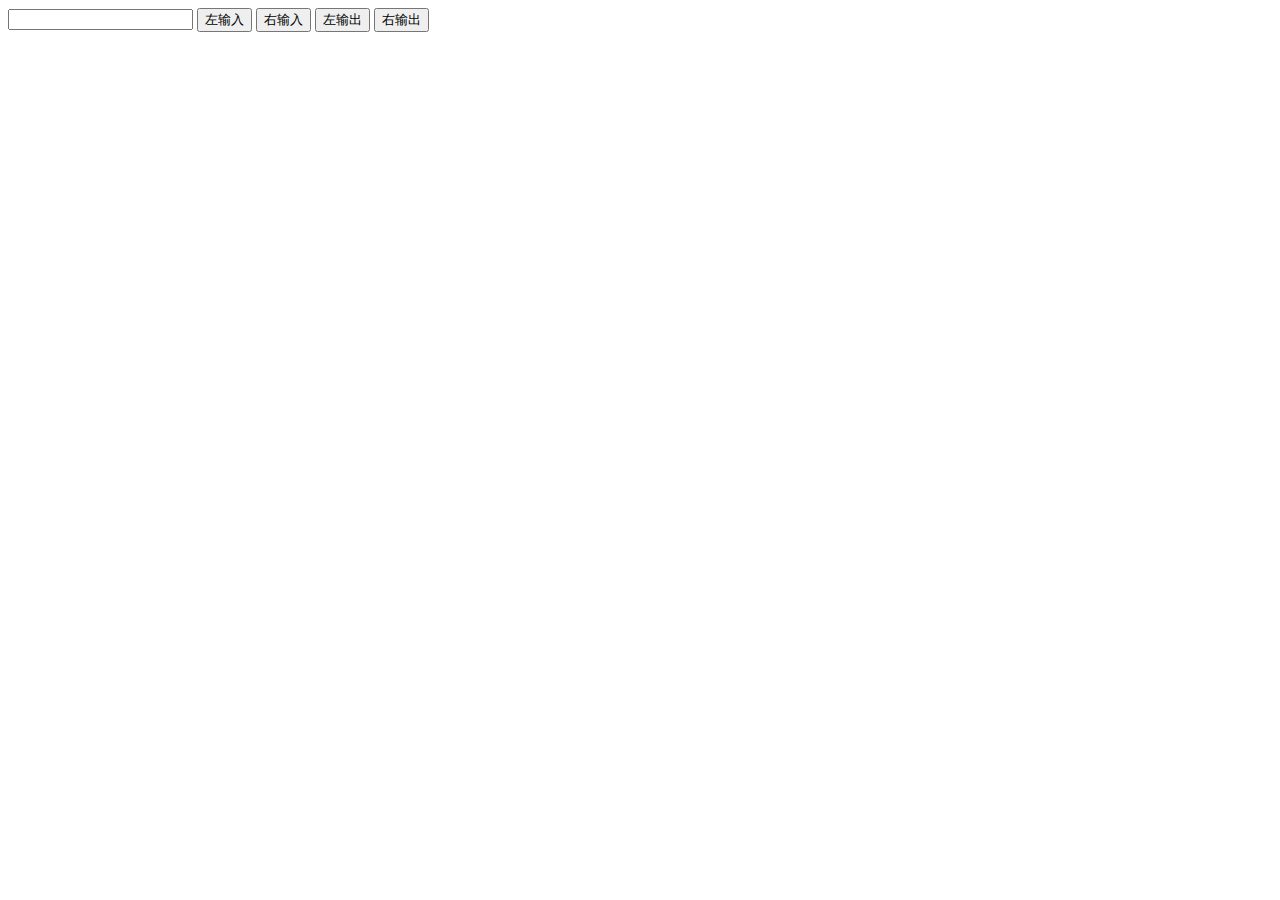
<file: baidu/task2-19.html>
<!DOCTYPE html PUBLIC "-//W3C//DTD XHTML 1.0 Transitional//EN" "http://www.w3.org/TR/xhtml1/DTD/xhtml1-transitional.dtd">
<html>
<head>
   <meta http-equiv="Content-Type" content="text/html; charset=utf-8">
   <link rel="stylesheet" type="text/css" href="CSS/task19.css">
</head>
<body>
   <input type="text" id="number"/>
   <button type="button" id="left_in">左输入</button>
   <button type="button" id="right_in">右输入</button>
   <button type="button" id="left_out">左输出</button>
   <button type="button" id="right_out">右输出</button>
   <div>
     <ul id="list" class="number_list" > 
     </ul>
   </div>
<script type="text/javascript">
   function leftin(){
     var x=document.getElementById('number').value;
     var list=document.getElementById('list');
     if(x>=10&&x<=100)
     {
      var li=document.createElement("li");
      list.insertBefore(li,list.childNodes[0]);
      li.innerHTML=x;
      li.style.height=x+"px";
      li.addEventListener("click",del);
      if(list.childNodes.length>60)
      {
        alert("队列元素已经饱和");
      }
     }
     else
     {
        alert("请输入10-100的数字")
     }/*判断输入是否是数字*/
   }/*左输入*/
   function rightin(){
     var x=document.getElementById('number').value;
     var list=document.getElementById('list');
     if(x>=10&&x<=100)
     {
      var li=document.createElement("li");
      list.appendChild(li);
      li.innerHTML=x;
      li.style.height=x+"px";
      li.addEventListener("click",del);
      if(list.childNodes.length>60)
      {
        alert("队列元素已经饱和");
      }
     }
     else
     {
        alert("请输入10-100的数字");
     }/*判断输入是否是数字*/
   }/*右输入*/
   function leftout(){
     var x=document.getElementById('number').value;
     var list=document.getElementById('list');
     var first=list.firstChild;
     list.removeChild(first);
   }/*左输出*/
   function rightout(){
     var x=document.getElementById('number').value;
     var list=document.getElementById('list');
     var last=list.lastChild;
     list.removeChild(last);
   }/*右输出*/
   function del(){
     this.parentNode.removeChild(this);
   }
   document.getElementById("left_in").addEventListener("click", leftin);
   document.getElementById("right_in").addEventListener("click", rightin);
   document.getElementById("left_out").addEventListener("click", leftout);
   document.getElementById("right_out").addEventListener("click", rightout);
</script>
</body>
</html>
</file>
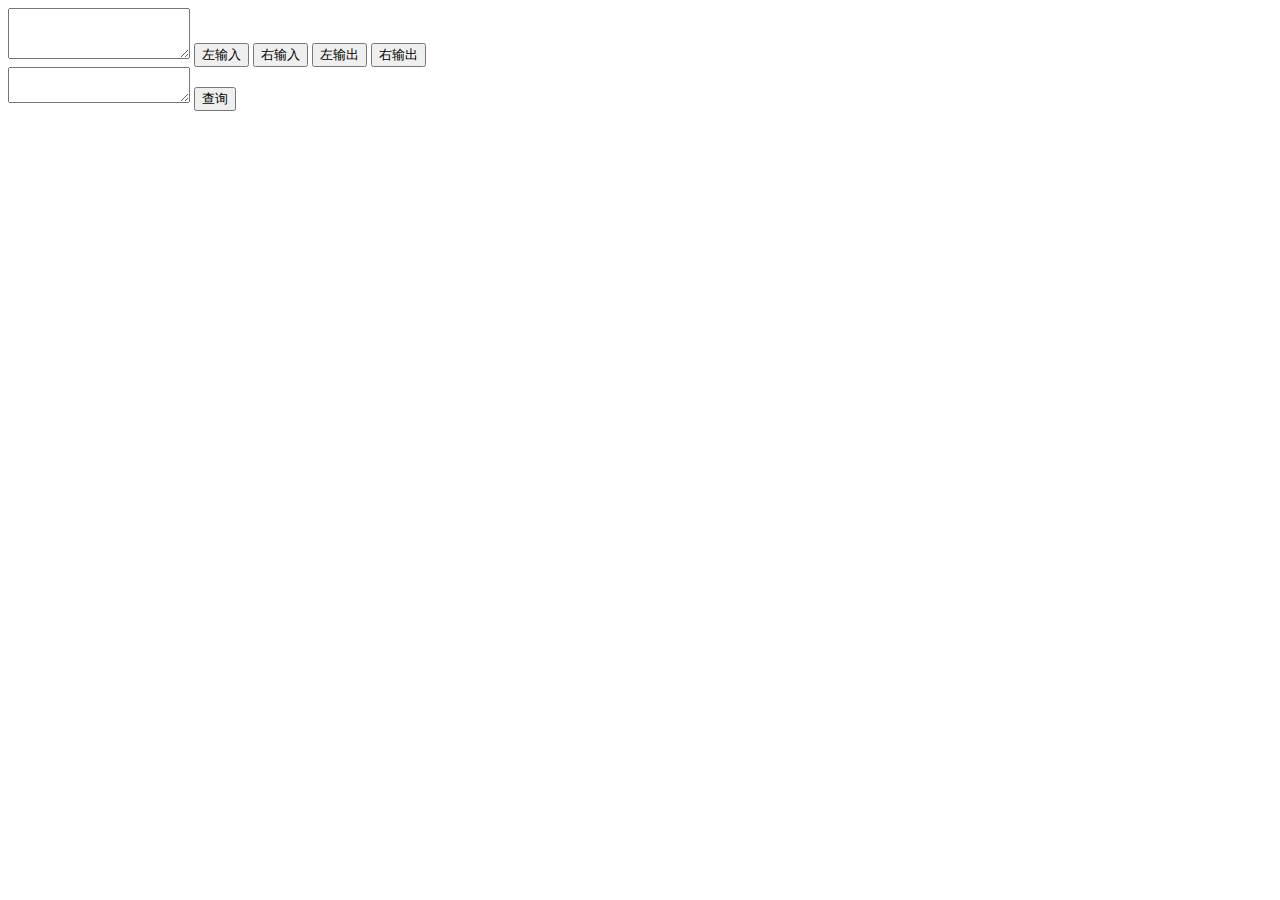
<file: baidu/task2-20.html>
<!DOCTYPE html PUBLIC "-//W3C//DTD XHTML 1.0 Transitional//EN" "http://www.w3.org/TR/xhtml1/DTD/xhtml1-transitional.dtd">
<html>
<head>
   <meta http-equiv="Content-Type" content="text/html; charset=utf-8">
   <link rel="stylesheet" type="text/css" href="CSS/task18.css">
</head>
<body>
   <div>
	   <textarea rows="3" cols="20"></textarea>
	   <button type="button" id="left_in">左输入</button>
	   <button type="button" id="right_in">右输入</button>
	   <button type="button" id="left_out">左输出</button>
	   <button type="button" id="right_out">右输出</button>
   </div>
   <div>
	   <textarea></textarea>
	   <button type="button" id="search">查询</button>   
   </div>
   <div>
     <ul id="list" class="number_list" > 
     </ul>
   </div>
<script type="text/javascript">
   function leftin(){
     var x=document.getElementById('number').value;
     var list=document.getElementById('list');
     if(x==""||isNaN(x))
     {
       alert("请输入数字");
     }
     else
     {
        var li=document.createElement("li");
        list.insertBefore(li,list.childNodes[0]);
        li.innerHTML=x;
        li.addEventListener("click",del);
     }/*判断输入是否是数字*/
   }/*左输入*/
   function rightin(){
     var x=document.getElementById('number').value;
     var list=document.getElementById('list');
     if(x==""||isNaN(x))
     {
       alert("请输入数字");
     }
     else
     {
        var li=document.createElement("li");
        list.appendChild(li);
        li.innerHTML=x;
        li.addEventListener("click",del);
     }/*判断输入是否是数字*/
   }/*右输入*/
   function leftout(){
     var x=document.getElementById('number').value;
     var list=document.getElementById('list');
     var first=list.firstChild;
     list.removeChild(first);
   }/*左输出*/
   function rightout(){
     var x=document.getElementById('number').value;
     var list=document.getElementById('list');
     var last=list.lastChild;
     list.removeChild(last);
   }/*右输出*/
   function del(){
     this.parentNode.removeChild(this);
   }
   document.getElementById("left_in").addEventListener("click", leftin);
   document.getElementById("right_in").addEventListener("click", rightin);
   document.getElementById("left_out").addEventListener("click", leftout);
   document.getElementById("right_out").addEventListener("click", rightout);
</script>
</body>
</html>
</file>
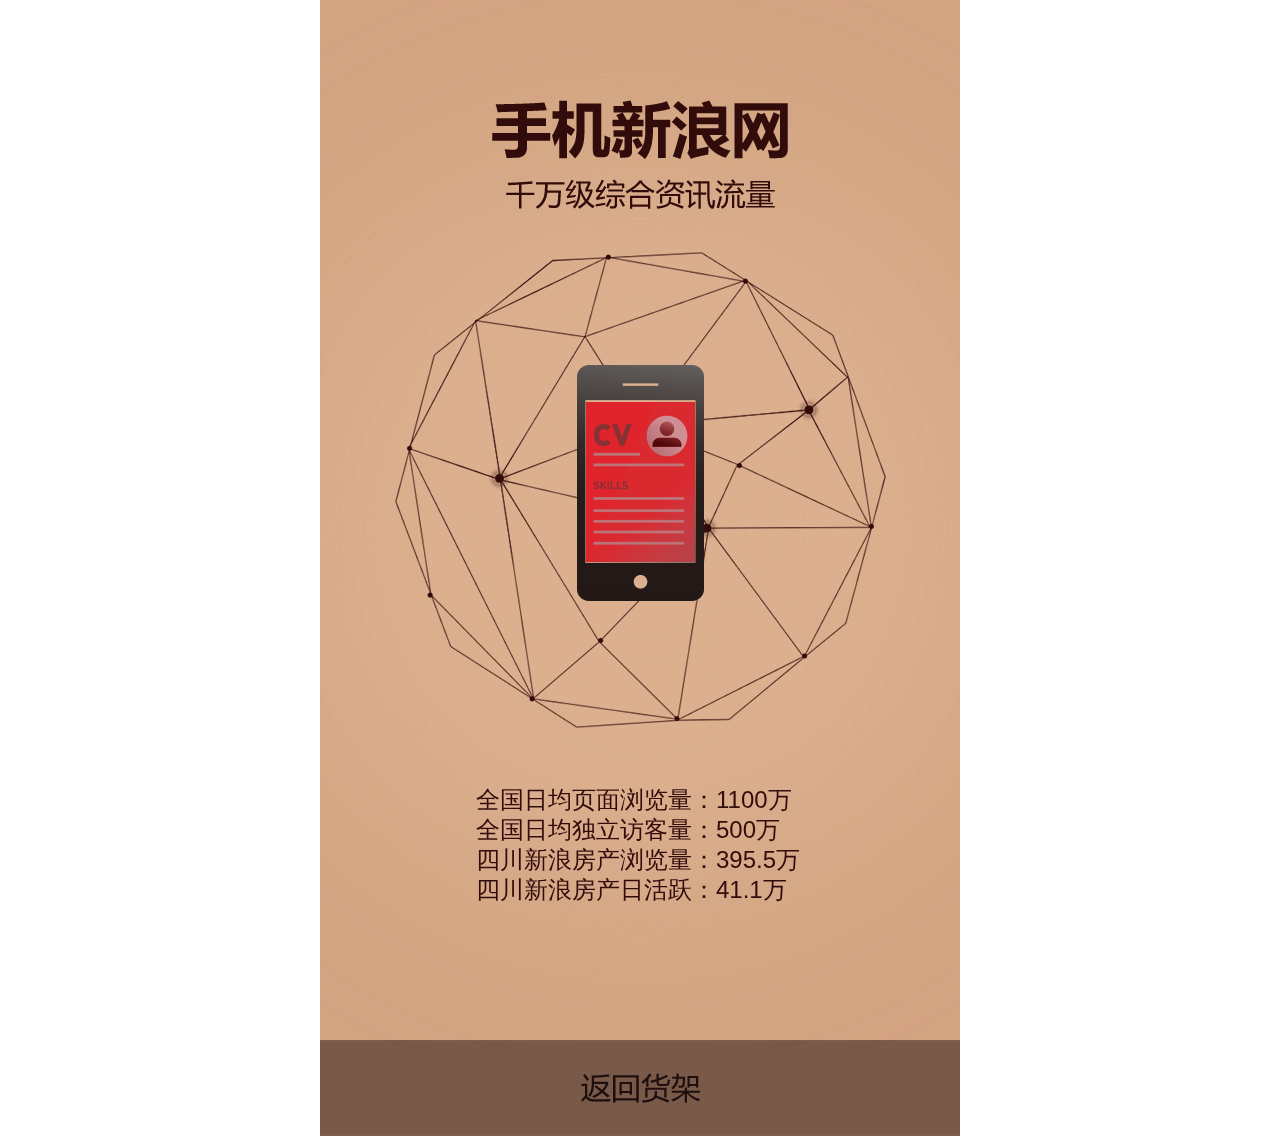
<file: leju-huojia/demo/lunbo_1.html>
<!DOCTYPE HTML>
<html>
<head>
    <meta charset="utf-8">
    <meta name="viewport" content="width=640,target-densitydpi=320,user-scalable=no"/>
    <meta name="MobileOptimized" content="320"/>
    <meta name="apple-mobile-web-app-capable" content="yes">
    <meta name="apple-mobile-web-app-status-bar-style" content="black">
    <meta name="format-detection" content="telephone=no">
    <meta http-equiv="Expires" CONTENT="-1">
    <meta http-equiv="Cache-Control" CONTENT="no-cache">
    <meta http-equiv="Pragma" CONTENT="no-cache">
    <title>乐居移动产品货架</title>
    <link type="text/css" rel="stylesheet" href="../css/style.css">
    <link rel="stylesheet" href="../css/swiper.min.css">
    <link rel="stylesheet" href="../css/animate.min.css">
    <script src="../js/swiper.min.js"></script>
    <script src="../js/swiper.animate.min.js"></script>
</head>

<body>
<div class="wrap">

    <div class="img_link swiper-container">
        <ul class="img1_link clearfix swiper-wrapper"><!--轮播图一-->
            <li class="img1_p1 swiper-slide">
                <div class="link1_p1_title ani" swiper-animate-delay="0.1s" swiper-animate-effect="bounceInLeft" swiper-animate-duration="0.6s"><img src="../img/link1_p1_title.png"></div>
                <div class="link1_p1_main ani" swiper-animate-delay="0.2s" swiper-animate-effect="zoomIn" swiper-animate-duration="0.6s"><img src="../img/link1_p1_main.png"></div>
                <div class="link1_p1_count ani" swiper-animate-delay="0.3s" swiper-animate-effect="bounceInLeft" swiper-animate-duration="0.6s">
                    <p>全国日均页面浏览量：1100万</p>
                    <p>全国日均独立访客量：500万</p>
                    <p>四川新浪房产浏览量：395.5万</p>
                    <p>四川新浪房产日活跃：41.1万</p>
                </div>
                <div class="back"><a href="main.html"><img src="../img/back.png"></a></div>
            </li>

            <li class="img1_p2 swiper-slide">
                <p class="link1_p2_title ani" swiper-animate-delay="0.1s" swiper-animate-effect="bounceInDown" swiper-animate-duration="0.8s">手机新浪黄金展位</p>
                <div class="link1_p2_btns">
                    <div class="link1_p2_btn1 ani" id="to_page3" swiper-animate-delay="0.1s" swiper-animate-effect="bounceInLeft" swiper-animate-duration="0.6s"><img src="../img/link1_p2_btn1.png"></div>
                    <div class="link1_p2_btn2 ani" id="to_page4" swiper-animate-delay="0.1s" swiper-animate-effect="bounceInRight" swiper-animate-duration="0.6s"><img src="../img/link1_p2_btn2.png"></div>
                    <div class="link1_p2_btn3 ani" id="to_page5" swiper-animate-delay="0.1s" swiper-animate-effect="bounceInLeft" swiper-animate-duration="0.6s"><img src="../img/link1_p2_btn3.png"></div>
                    <div class="link1_p2_btn4 ani" id="to_page6" swiper-animate-delay="0.1s" swiper-animate-effect="bounceInRight" swiper-animate-duration="0.6s"><img src="../img/link1_p2_btn4.png"></div>
                </div>
                <div class="back"><a href="main.html"><img src="../img/back.png"></a></div>
            </li>

            <li class="img1_p3 swiper-slide">
                <div class="link1_p3_title"><img src="../img/link1_p3_title.png"></div>
                <div>
                    <div class="link1_p3_dsc1 ani" swiper-animate-delay="0.1s" swiper-animate-effect="bounceInLeft" swiper-animate-duration="0.8s"><img src="../img/link1_p3_dsc1.png"></div>
                    <div class="link1_p3_dsc2 ani" swiper-animate-delay="0.2s" swiper-animate-effect="bounceInRight" swiper-animate-duration="0.8s"><img src="../img/link1_p3_dsc2.png"></div>
                    <div class="link1_p3_dsc3 ani" swiper-animate-delay="0.3s" swiper-animate-effect="bounceInLeft" swiper-animate-duration="0.8s"><img src="../img/link1_p3_dsc3.png"></div>
                </div>
                <div class="back"><a href="main.html"><img src="../img/back.png"></a></div>
            </li>

            <li class="img1_p4 swiper-slide">
                <div class="link1_p4_title">
                    <p>触屏版首页</p>
                    <p>焦点图下推荐信息流</p>
                </div>
                <div>
                    <div class="link1_p4_dsc1 ani" swiper-animate-delay="0.2s" swiper-animate-effect="bounceInLeft" swiper-animate-duration="0.8s"><img src="../img/link1_p4_dsc1.png"></div>
                    <div class="link1_p4_dsc2 ani" swiper-animate-delay="0.3s" swiper-animate-effect="bounceInRight" swiper-animate-duration="0.8s"><img src="../img/link1_p4_dsc2.png"></div>
                    <div class="link1_p4_dsc3 ani" swiper-animate-delay="0.4s" swiper-animate-effect="bounceInLeft" swiper-animate-duration="0.8s"><img src="../img/link1_p4_dsc3.png"></div>
                    <div class="link1_p4_dsc4 ani" swiper-animate-delay="0.5s" swiper-animate-effect="bounceInRight" swiper-animate-duration="0.8s"><img src="../img/link1_p4_dsc4.png"></div>
                </div>
                <div class="back"><a href="main.html"><img src="../img/back.png"></a></div>
            </li>

            <li class="img1_p5 swiper-slide">
                <div class="link1_p5_title"><p>楼盘详情页顶部通栏</p></div>
                <div>
                    <div class="link1_p5_dsc1 ani" swiper-animate-delay="0.1s" swiper-animate-effect="bounceInRight" swiper-animate-duration="0.8s"><img src="../img/link1_p5_dsc1.png"></div>
                    <div class="link1_p5_dsc2 ani" swiper-animate-delay="0.2s" swiper-animate-effect="bounceInLeft" swiper-animate-duration="0.8s"><img src="../img/link1_p5_dsc2.png"></div>
                    <div class="link1_p5_dsc3 ani" swiper-animate-delay="0.3s" swiper-animate-effect="bounceInRight" swiper-animate-duration="0.8s"><img src="../img/link1_p5_dsc3.png"></div>
                </div>
                <div class="back"><a href="main.html"><img src="../img/back.png"></a></div>
            </li>

            <li class="img1_p6 swiper-slide">
                <div class="link1_p6_title"><p>资讯详情页顶部通栏</p></div>
                <div>
                    <div class="link1_p6_dsc1 ani" swiper-animate-delay="0.1s" swiper-animate-effect="bounceInRight" swiper-animate-duration="0.8s"><img src="../img/link1_p6_dsc1.png"></div>
                    <div class="link1_p6_dsc2 ani" swiper-animate-delay="0.2s" swiper-animate-effect="bounceInLeft" swiper-animate-duration="0.8s"><img src="../img/link1_p6_dsc2.png"></div>
                    <div class="link1_p6_dsc3 ani" swiper-animate-delay="0.3s" swiper-animate-effect="bounceInRight" swiper-animate-duration="0.8s"><img src="../img/link1_p6_dsc3.png"></div>
                    <div class="link1_p6_dsc4 ani" swiper-animate-delay="0.4s" swiper-animate-effect="bounceInLeft" swiper-animate-duration="0.8s"><img src="../img/link1_p6_dsc4.png"></div>
                </div>
                <div class="back"><a href="main.html"><img src="../img/back.png"></a></div>
            </li>
        </ul>
    </div>
</div>

<script>
    var mySwiper = new Swiper ('.swiper-container', {
        onInit: function(swiper){ //Swiper2.x的初始化是onFirstInit
            swiperAnimateCache(swiper); //隐藏动画元素
            swiperAnimate(swiper); //初始化完成开始动画
        },
        onSlideChangeEnd: function(swiper){
            swiperAnimate(swiper); //每个slide切换结束时也运行当前slide动画
        },
    })
    document.getElementById("to_page3").onclick=function(){
        mySwiper.slideTo(2, 500, true);
    }
    document.getElementById("to_page4").onclick=function(){
        mySwiper.slideTo(3, 500, true);
    }
    document.getElementById("to_page5").onclick=function(){
        mySwiper.slideTo(4, 500, true);
    }
    document.getElementById("to_page6").onclick=function(){
        mySwiper.slideTo(5, 500, true);
    }
</script>
</body>

</html>
</file>
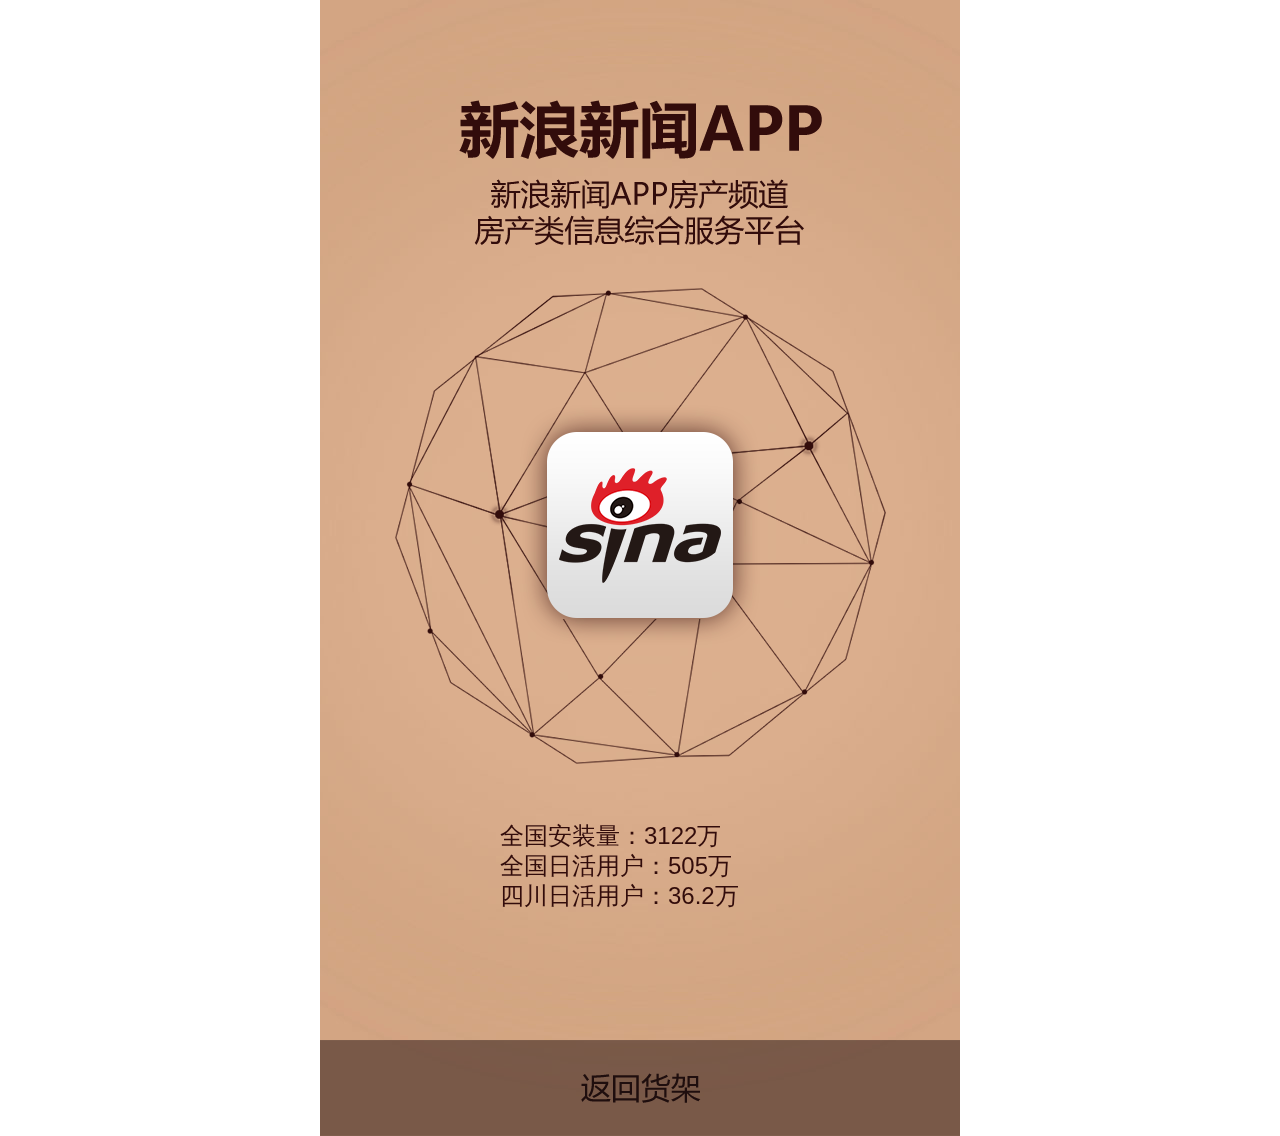
<file: leju-huojia/demo/lunbo_2.html>
<!DOCTYPE HTML>
<html>
<head>
    <meta charset="utf-8">
    <meta name="viewport" content="width=640,target-densitydpi=320,user-scalable=no"/>
    <meta name="MobileOptimized" content="320"/>
    <meta name="apple-mobile-web-app-capable" content="yes">
    <meta name="apple-mobile-web-app-status-bar-style" content="black">
    <meta name="format-detection" content="telephone=no">
    <meta http-equiv="Expires" CONTENT="-1">
    <meta http-equiv="Cache-Control" CONTENT="no-cache">
    <meta http-equiv="Pragma" CONTENT="no-cache">
    <title>新浪新闻APP</title>
    <link type="text/css" rel="stylesheet" href="../css/style.css">
    <link rel="stylesheet" href="../css/swiper.min.css">
    <link rel="stylesheet" href="../css/animate.min.css">
    <script src="../js/swiper.min.js"></script>
    <script src="../js/swiper.animate.min.js"></script>
</head>

<body>
<div class="wrap">

    <div class="img_link swiper-container">
        <ul class="img2_link swiper-wrapper"><!--轮播图二-->
            <li class="img2_p1 swiper-slide">
                <div class="link2_p1_title ani" swiper-animate-delay="0.1s" swiper-animate-effect="bounceInLeft" swiper-animate-duration="0.6s"><img src="../img/link2_p1_title.png"></div>
                <div class="link2_p1_main ani" swiper-animate-delay="0.2s" swiper-animate-effect="zoomIn" swiper-animate-duration="0.6s"><img src="../img/link2_p1_main.png"></div>
                <div class="link2_p1_count ani" swiper-animate-delay="0.3s" swiper-animate-effect="bounceInLeft" swiper-animate-duration="0.6s">
                    <p>全国安装量：3122万</p>
                    <p>全国日活用户：505万</p>
                    <p>四川日活用户：36.2万</p>
                </div>
                <div class="back"><a href="main.html"><img src="../img/back.png"></a></div>
            </li>
            <li class="img2_p2 swiper-slide">
                <p class="link2_p2_title ani" swiper-animate-delay="0.1s" swiper-animate-effect="bounceInDown" swiper-animate-duration="0.8s">新浪新闻APP房产频道</p>
                <div class="link2_p2_btns">
                    <div class="link2_p2_btn1 ani" id="to_page3" swiper-animate-delay="0.1s" swiper-animate-effect="bounceInLeft" swiper-animate-duration="0.6s"><img src="../img/link2_p2_btn1.png"></div>
                    <div class="link2_p2_btn2 ani" id="to_page4" swiper-animate-delay="0.1s" swiper-animate-effect="bounceInRight" swiper-animate-duration="0.6s"><img src="../img/link2_p2_btn2.png"></div>
                </div>
                <div class="back"><a href="main.html"><img src="../img/back.png"></a></div>
            </li>
            <li class="img2_p3 swiper-slide">
                <div class="link2_p3_title"><p>房产频道首页信息流</p></div>
                <div>
                    <div class="link2_p3_dsc1 ani" swiper-animate-delay="0.1s" swiper-animate-effect="bounceInLeft" swiper-animate-duration="0.8s"><img src="../img/link2_p3_dsc1.png"></div>
                    <div class="link2_p3_dsc2 ani" swiper-animate-delay="0.2s" swiper-animate-effect="bounceInRight" swiper-animate-duration="0.8s"><img src="../img/link2_p3_dsc2.png"></div>
                    <div class="link2_p3_dsc3 ani" swiper-animate-delay="0.3s" swiper-animate-effect="bounceInLeft" swiper-animate-duration="0.8s"><img src="../img/link2_p3_dsc3.png"></div>
                    <div class="link2_p3_dsc4 ani" swiper-animate-delay="0.4s" swiper-animate-effect="bounceInRight" swiper-animate-duration="0.8s"><img src="../img/link2_p3_dsc4.png"></div>
                </div>
                <div class="back"><a href="main.html"><img src="../img/back.png"></a></div>
            </li>
            <li class="img2_p4 swiper-slide">
                <div class="link2_p4_title"><p>首页焦点图推广</p></div>
                <div>
                    <div class="link2_p4_dsc1 ani" swiper-animate-delay="0.1s" swiper-animate-effect="bounceInRight" swiper-animate-duration="0.8s"><img src="../img/link2_p4_dsc1.png"></div>
                    <div class="link2_p4_dsc2 ani" swiper-animate-delay="0.2s" swiper-animate-effect="bounceInLeft" swiper-animate-duration="0.8s"><img src="../img/link2_p4_dsc2.png"></div>
                    <div class="link2_p4_dsc3 ani" swiper-animate-delay="0.3s" swiper-animate-effect="bounceInRight" swiper-animate-duration="0.8s"><img src="../img/link2_p4_dsc3.png"></div>
                    <div class="link2_p4_dsc4 ani" swiper-animate-delay="0.4s" swiper-animate-effect="bounceInLeft" swiper-animate-duration="0.8s"><img src="../img/link2_p4_dsc4.png"></div>
                    <div class="link2_p4_dsc5 ani" swiper-animate-delay="0.5s" swiper-animate-effect="bounceInLeft" swiper-animate-duration="0.8s"><img src="../img/link2_p4_dsc5.png"></div>
                </div>
                <div class="back"><a href="main.html"><img src="../img/back.png"></a></div>
            </li>
        </ul>
    </div>
</div>

<script>
    var mySwiper = new Swiper ('.swiper-container', {
        onInit: function(swiper){ //Swiper2.x的初始化是onFirstInit
            swiperAnimateCache(swiper); //隐藏动画元素
            swiperAnimate(swiper); //初始化完成开始动画
        },
        onSlideChangeEnd: function(swiper){
            swiperAnimate(swiper); //每个slide切换结束时也运行当前slide动画
        },
    })
    document.getElementById("to_page3").onclick=function(){
        mySwiper.slideTo(2, 500, true);
    }
    document.getElementById("to_page4").onclick=function(){
        mySwiper.slideTo(3, 500, true);
    }
</script>
</body>

</html>
</file>
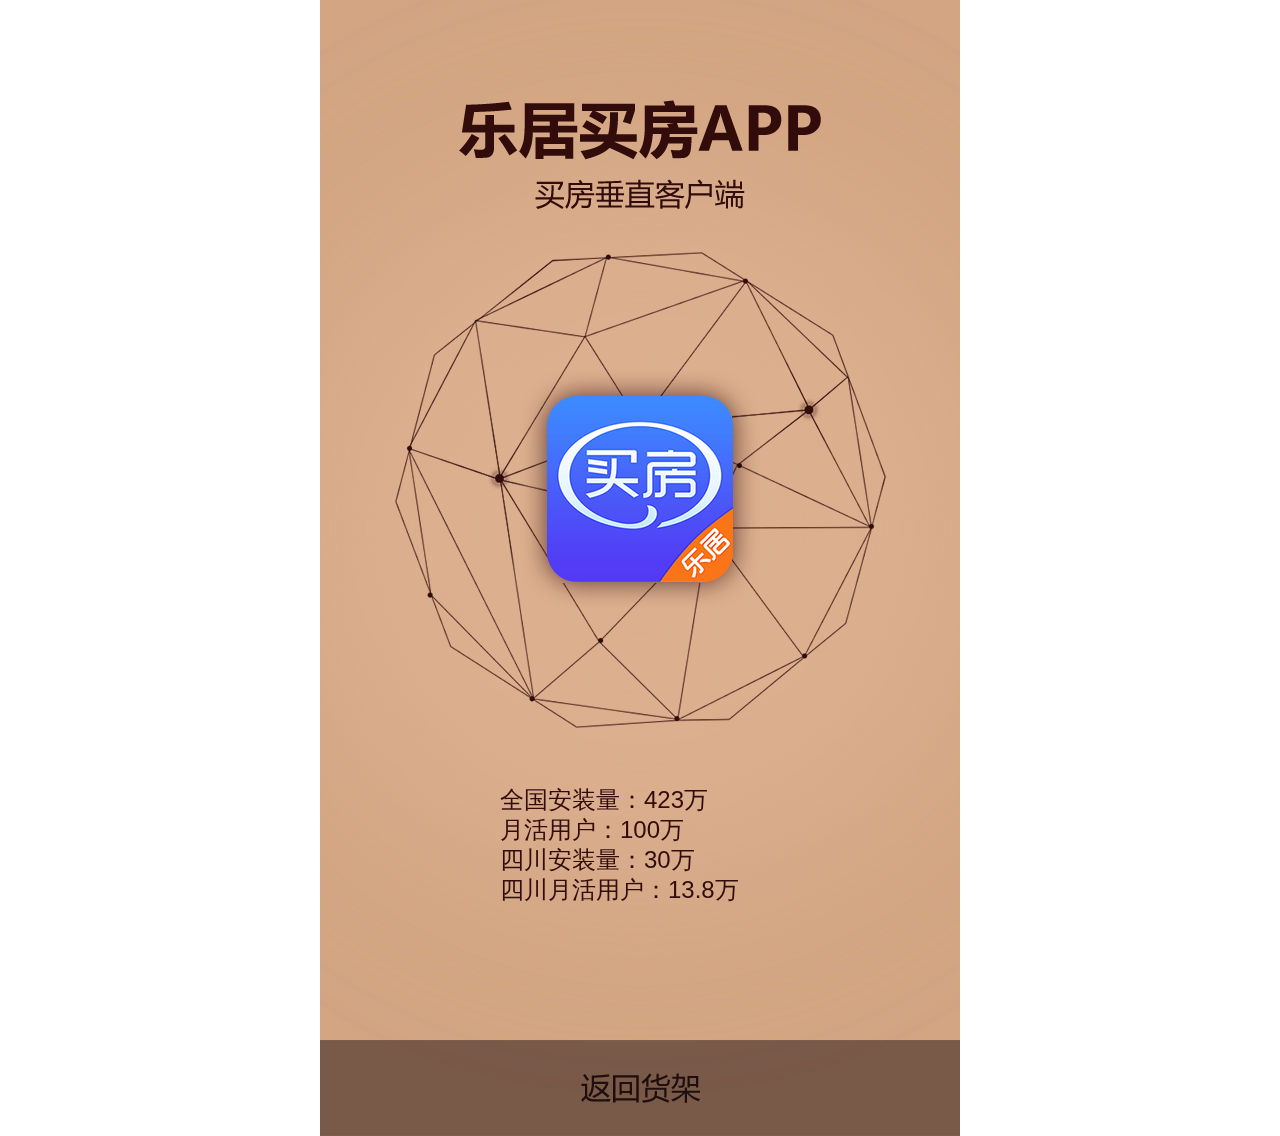
<file: leju-huojia/demo/lunbo_3.html>
<!DOCTYPE HTML>
<html>
<head>
    <meta charset="utf-8">
    <meta name="viewport" content="width=640,target-densitydpi=320,user-scalable=no"/>
    <meta name="MobileOptimized" content="320"/>
    <meta name="apple-mobile-web-app-capable" content="yes">
    <meta name="apple-mobile-web-app-status-bar-style" content="black">
    <meta name="format-detection" content="telephone=no">
    <meta http-equiv="Expires" CONTENT="-1">
    <meta http-equiv="Cache-Control" CONTENT="no-cache">
    <meta http-equiv="Pragma" CONTENT="no-cache">
    <title>乐居买房APP</title>
    <link type="text/css" rel="stylesheet" href="../css/style.css">
    <link rel="stylesheet" href="../css/swiper.min.css">
    <link rel="stylesheet" href="../css/animate.min.css">
    <script src="../js/swiper.min.js"></script>
    <script src="../js/swiper.animate.min.js"></script>
</head>

<body>
<div class="wrap">

    <div class="img_link swiper-container">
        <ul class="img3_link swiper-wrapper"><!--轮播图三-->
            <li class="img3_p1 swiper-slide">
                <div class="link3_p1_title ani" swiper-animate-delay="0.1s" swiper-animate-effect="bounceInLeft" swiper-animate-duration="0.6s"><img src="../img/link3_p1_title.png"></div>
                <div class="link3_p1_main ani" swiper-animate-delay="0.2s" swiper-animate-effect="zoomIn" swiper-animate-duration="0.6s"><img src="../img/link3_p1_main.png"></div>
                <div class="link3_p1_count ani" swiper-animate-delay="0.3s" swiper-animate-effect="bounceInLeft" swiper-animate-duration="0.6s">
                    <p>全国安装量：423万</p>
                    <p>月活用户：100万</p>
                    <p>四川安装量：30万</p>
                    <p>四川月活用户：13.8万</p>
                </div>
                <div class="back"><a href="main.html"><img src="../img/back.png"></a></div>
            </li>
            <li class="img3_p2 swiper-slide">
                <p class="link3_p2_title ani" swiper-animate-delay="0.1s" swiper-animate-effect="bounceInRight" swiper-animate-duration="0.8s">乐居买房APP</p>
                <div class="link3_p2_btns">
                    <div class="link3_p2_btn1 ani" id="to_page3" swiper-animate-delay="0.1s" swiper-animate-effect="bounceInLeft" swiper-animate-duration="0.6s"><img src="../img/link3_p2_btn1.png"></div>
                    <div class="link3_p2_btn2 ani" id="to_page4" swiper-animate-delay="0.1s" swiper-animate-effect="bounceInRight" swiper-animate-duration="0.6s"><img src="../img/link3_p2_btn2.png"></div>
                </div>
                <div class="back"><a href="main.html"><img src="../img/back.png"></a></div>
            </li>
            <li class="img3_p3 swiper-slide">
                <div class="link3_p3_title"><p>启动页全屏</p></div>
                <div>
                    <div class="link3_p3_dsc1 ani" swiper-animate-delay="0.1s" swiper-animate-effect="bounceInLeft" swiper-animate-duration="0.8s"><img src="../img/link3_p3_dsc1.png"></div>
                    <div class="link3_p3_dsc2 ani" swiper-animate-delay="0.2s" swiper-animate-effect="bounceInRight" swiper-animate-duration="0.8s"><img src="../img/link3_p3_dsc2.png"></div>
                    <div class="link3_p3_dsc3 ani" swiper-animate-delay="0.3s" swiper-animate-effect="bounceInLeft" swiper-animate-duration="0.8s"><img src="../img/link3_p3_dsc3.png"></div>
                    <div class="link3_p3_dsc4 ani" swiper-animate-delay="0.4s" swiper-animate-effect="bounceInRight" swiper-animate-duration="0.8s"><img src="../img/link3_p3_dsc4.png"></div>
                </div>
                <div class="back"><a href="main.html"><img src="../img/back.png"></a></div>
            </li>
            <li class="img3_p4 swiper-slide">
                <div class="link3_p4_title"><p>乐居买房首页焦点图</p></div>
                <div>
                    <div class="link3_p4_dsc1 ani" swiper-animate-delay="0.1s" swiper-animate-effect="bounceInLeft" swiper-animate-duration="0.8s"><img src="../img/link3_p4_dsc1.png"></div>
                    <div class="link3_p4_dsc2 ani" swiper-animate-delay="0.2s" swiper-animate-effect="bounceInRight" swiper-animate-duration="0.8s"><img src="../img/link3_p4_dsc2.png"></div>
                    <div class="link3_p4_dsc3 ani" swiper-animate-delay="0.3s" swiper-animate-effect="bounceInLeft" swiper-animate-duration="0.8s"><img src="../img/link3_p4_dsc3.png"></div>
                    <div class="link3_p4_dsc4 ani" swiper-animate-delay="0.4s" swiper-animate-effect="bounceInRight" swiper-animate-duration="0.8s"><img src="../img/link3_p4_dsc4.png"></div>
                </div>
                <div class="back"><a href="main.html"><img src="../img/back.png"></a></div>
            </li>
        </ul>
    </div>
</div>

<script>
    var mySwiper = new Swiper ('.swiper-container', {
        onInit: function(swiper){ //Swiper2.x的初始化是onFirstInit
            swiperAnimateCache(swiper); //隐藏动画元素
            swiperAnimate(swiper); //初始化完成开始动画
        },
        onSlideChangeEnd: function(swiper){
            swiperAnimate(swiper); //每个slide切换结束时也运行当前slide动画
        },
    })
    document.getElementById("to_page3").onclick=function(){
        mySwiper.slideTo(2, 500, true);
    }
    document.getElementById("to_page4").onclick=function(){
        mySwiper.slideTo(3, 500, true);
    }
</script>
</body>

</html>
</file>
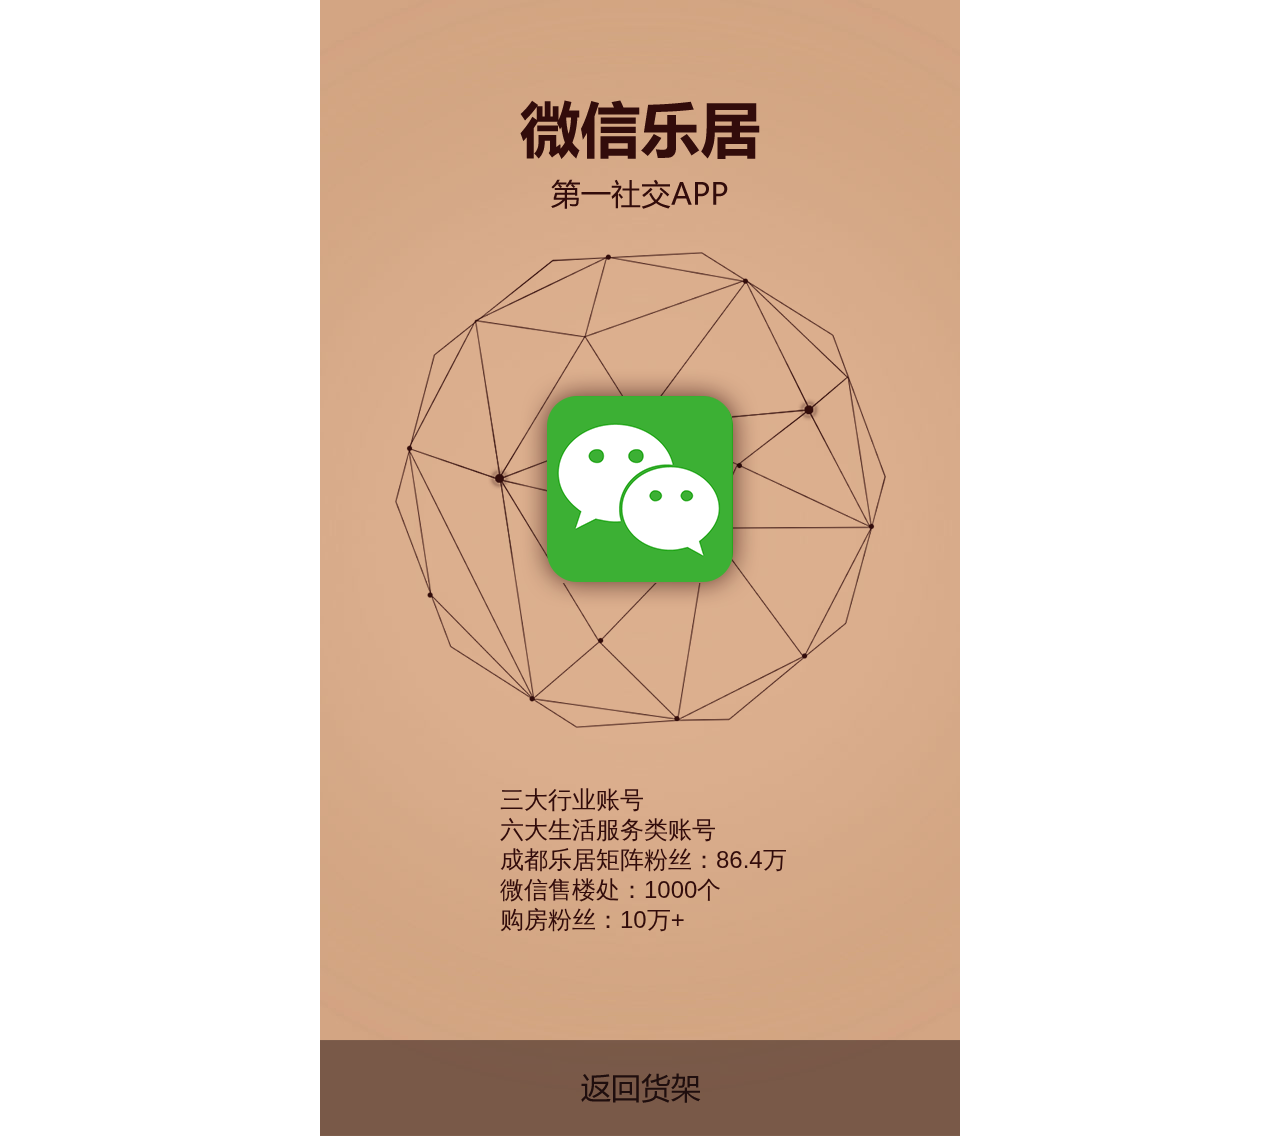
<file: leju-huojia/demo/lunbo_4.html>
<!DOCTYPE HTML>
<html>
<head>
    <meta charset="utf-8">
    <meta name="viewport" content="width=640,target-densitydpi=320,user-scalable=no"/>
    <meta name="MobileOptimized" content="320"/>
    <meta name="apple-mobile-web-app-capable" content="yes">
    <meta name="apple-mobile-web-app-status-bar-style" content="black">
    <meta name="format-detection" content="telephone=no">
    <meta http-equiv="Expires" CONTENT="-1">
    <meta http-equiv="Cache-Control" CONTENT="no-cache">
    <meta http-equiv="Pragma" CONTENT="no-cache">
    <title>微信乐居</title>
    <link type="text/css" rel="stylesheet" href="../css/style.css">
    <link rel="stylesheet" href="../css/swiper.min.css">
    <link rel="stylesheet" href="../css/animate.min.css">
    <script src="../js/swiper.min.js"></script>
    <script src="../js/swiper.animate.min.js"></script>
</head>

<body>
<div class="wrap">

    <div class="img_link swiper-container">
        <ul class="img4_link swiper-wrapper"><!--轮播图四-->
            <li class="img4_p1 swiper-slide">
                <div class="link4_p1_title ani" swiper-animate-delay="0.1s" swiper-animate-effect="bounceInLeft" swiper-animate-duration="0.6s"><img src="../img/link4_p1_title.png"></div>
                <div class="link4_p1_main ani" swiper-animate-delay="0.2s" swiper-animate-effect="zoomIn" swiper-animate-duration="0.6s"><img src="../img/link4_p1_main.png"></div>
                <div class="link4_p1_count ani" swiper-animate-delay="0.3s" swiper-animate-effect="bounceInLeft" swiper-animate-duration="0.6s">
                    <p>三大行业账号</p>
                    <p>六大生活服务类账号</p>
                    <p>成都乐居矩阵粉丝：86.4万</p>
                    <p>微信售楼处：1000个</p>
                    <p>购房粉丝：10万+</p>
                </div>
                <div class="back"><a href="main.html"><img src="../img/back.png"></a></div>
            </li>
            <li class="img4_p2 swiper-slide">
                <p class="link4_p2_title1 ani" swiper-animate-delay="0.1s" swiper-animate-effect="fadeInDown" swiper-animate-duration="0.8s">三大行业账号</p>
                <div class="link4_p2_img1 ani" swiper-animate-delay="0.3s" swiper-animate-effect="bounceInLeft" swiper-animate-duration="0.8s"><img src="../img/link4_p2_img1.png"></div>
                <p class="link4_p2_title2 ani" swiper-animate-delay="0.8s" swiper-animate-effect="fadeInDown" swiper-animate-duration="0.8s">六大生活服务类账号</p>
                <div class="link4_p2_img2 ani" swiper-animate-delay="1s" swiper-animate-effect="fadeInUp" swiper-animate-duration="0.8s"><img src="../img/link4_p2_img2.png"></div>
                <div class="back"><a href="main.html"><img src="../img/back.png"></a></div>
            </li>
            <li class="img4_p3 swiper-slide">
                <p class="link4_p3_title ani" swiper-animate-delay="0.1s" swiper-animate-effect="bounceInLeft" swiper-animate-duration="0.8s">微信乐居</p>
                <div class="link4_p3_btn ani" id="to_page4" swiper-animate-delay="0.1s" swiper-animate-effect="bounceInRight" swiper-animate-duration="0.6s"><img src="../img/link4_p3_btn.png"></div>
                <div class="back"><a href="main.html"><img src="../img/back.png"></a></div>
            </li>
            <li class="img4_p4 swiper-slide">
                <div class="link4_p4_title"><p>订阅号新闻推送</p></div>
                <div>
                    <div class="link4_p4_dsc ani" swiper-animate-delay="0.1s" swiper-animate-effect="bounceInLeft" swiper-animate-duration="0.8s"><img src="../img/link4_p4_dsc.png"></div>
                </div>
                <div class="back"><a href="main.html"><img src="../img/back.png"></a></div>
            </li>
        </ul>
    </div>
</div>

<script>
    var mySwiper = new Swiper ('.swiper-container', {
        onInit: function(swiper){ //Swiper2.x的初始化是onFirstInit
            swiperAnimateCache(swiper); //隐藏动画元素
            swiperAnimate(swiper); //初始化完成开始动画
        },
        onSlideChangeEnd: function(swiper){
            swiperAnimate(swiper); //每个slide切换结束时也运行当前slide动画
        },
    })

    document.getElementById("to_page4").onclick=function(){
        mySwiper.slideTo(3, 500, true);
    }
</script>
</body>

</html>
</file>
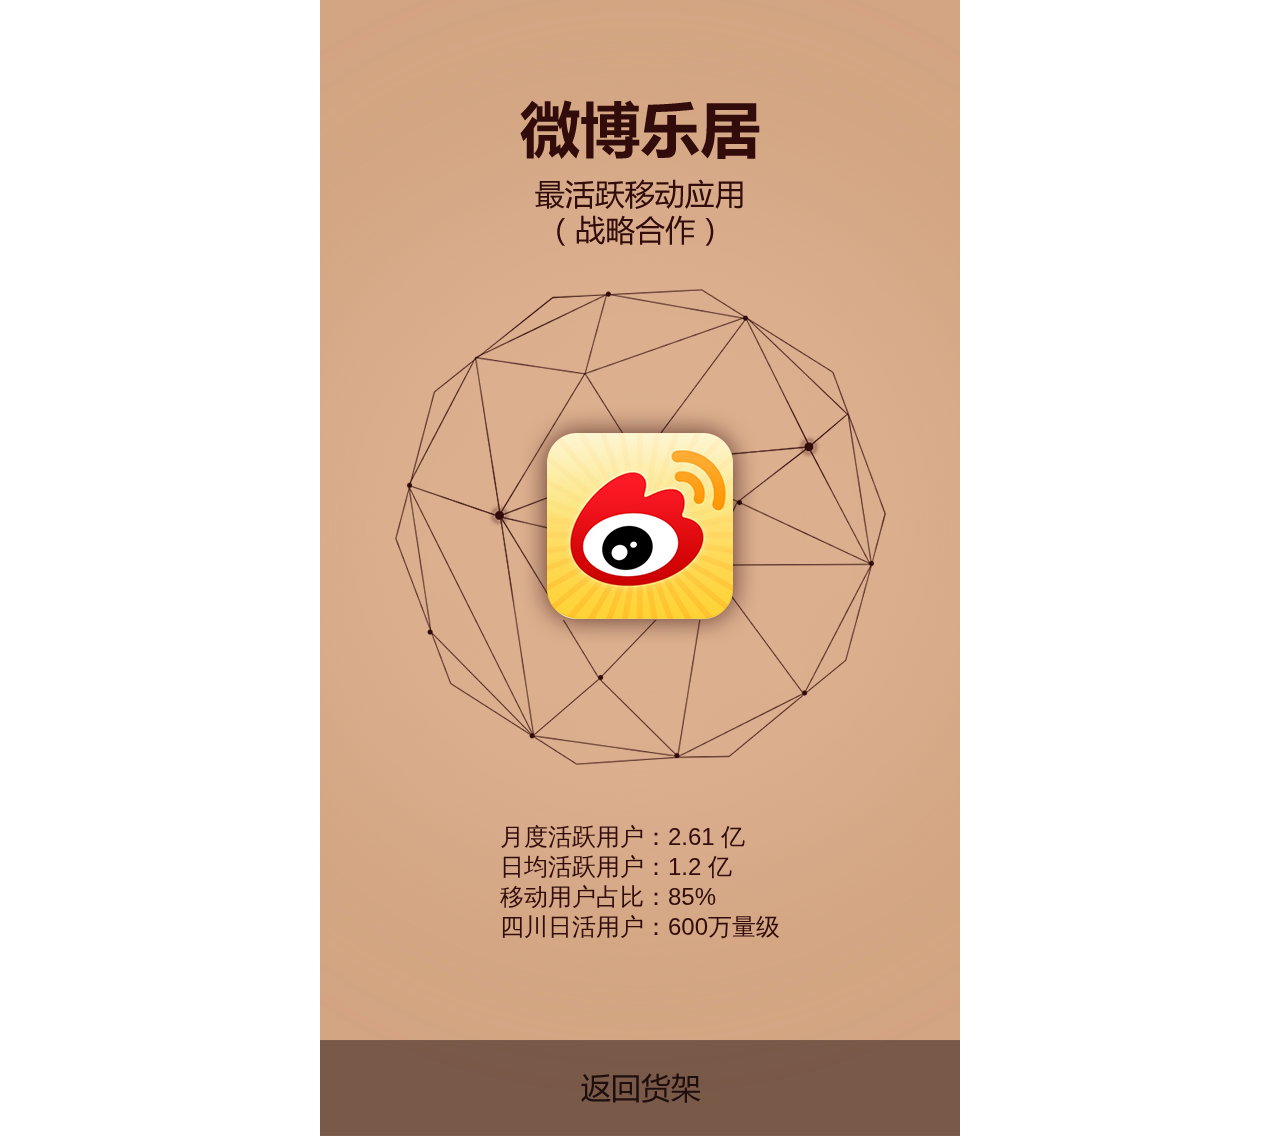
<file: leju-huojia/demo/lunbo_5.html>
<!DOCTYPE HTML>
<html>
<head>
    <meta charset="utf-8">
    <meta name="viewport" content="width=640,target-densitydpi=320,user-scalable=no"/>
    <meta name="MobileOptimized" content="320"/>
    <meta name="apple-mobile-web-app-capable" content="yes">
    <meta name="apple-mobile-web-app-status-bar-style" content="black">
    <meta name="format-detection" content="telephone=no">
    <meta http-equiv="Expires" CONTENT="-1">
    <meta http-equiv="Cache-Control" CONTENT="no-cache">
    <meta http-equiv="Pragma" CONTENT="no-cache">
    <title>微博乐居</title>
    <link type="text/css" rel="stylesheet" href="../css/style.css">
    <link rel="stylesheet" href="../css/swiper.min.css">
    <link rel="stylesheet" href="../css/animate.min.css">
    <script src="../js/swiper.min.js"></script>
    <script src="../js/swiper.animate.min.js"></script>
</head>

<body>
<div class="wrap">

    <div class="img_link swiper-container">
        <ul class="img5_link swiper-wrapper"><!--轮播图五-->
            <li class="img5_p1 swiper-slide">
                <div class="link5_p1_title ani" swiper-animate-delay="0.1s" swiper-animate-effect="bounceInLeft" swiper-animate-duration="0.6s"><img src="../img/link5_p1_title.png"></div>
                <div class="link5_p1_main ani" swiper-animate-delay="0.2s" swiper-animate-effect="zoomIn" swiper-animate-duration="0.6s"><img src="../img/link5_p1_main.png"></div>
                <div class="link5_p1_count ani" swiper-animate-delay="0.3s" swiper-animate-effect="bounceInLeft" swiper-animate-duration="0.6s">
                    <p>月度活跃用户：2.61 亿</p>
                    <p>日均活跃用户：1.2 亿</p>
                    <p>移动用户占比：85%</p>
                    <p>四川日活用户：600万量级</p>
                </div>
                <div class="back"><a href="main.html"><img src="../img/back.png"></a></div>
            </li>
            <li class="img5_p2 swiper-slide">
                <p class="link5_p2_title ani" swiper-animate-delay="0.1s" swiper-animate-effect="bounceInRight" swiper-animate-duration="0.8s">微博</p>
                <div class="link5_p2_btns">
                    <div class="link5_p2_btn1 ani" id="to_page3" swiper-animate-delay="0.1s" swiper-animate-effect="bounceInLeft" swiper-animate-duration="0.6s"><img src="../img/link5_p2_btn1.png"></div>
                    <div class="link5_p2_btn2 ani" id="to_page4" swiper-animate-delay="0.1s" swiper-animate-effect="bounceInRight" swiper-animate-duration="0.6s"><img src="../img/link5_p2_btn2.png"></div>
                    <div class="link5_p2_btn3 ani" id="to_page5" swiper-animate-delay="0.1s" swiper-animate-effect="bounceInLeft" swiper-animate-duration="0.6s"><img src="../img/link5_p2_btn3.png"></div>
                    <div class="link5_p2_btn4 ani" id="to_page6" swiper-animate-delay="0.1s" swiper-animate-effect="bounceInRight" swiper-animate-duration="0.6s"><img src="../img/link5_p2_btn4.png"></div>
                </div>
                <div class="back"><a href="main.html"><img src="../img/back.png"></a></div>
            </li>
            <li class="img5_p3 swiper-slide">
                <div class="link5_p3_title"><p>开机报头</p></div>
                <div class="link5_p3_dsc ani" swiper-animate-delay="0.1s" swiper-animate-effect="bounceInLeft" swiper-animate-duration="0.8s"><img src="../img/link5_p3_dsc.png"></div>
                <div class="back"><a href="main.html"><img src="../img/back.png"></a></div>
            </li>
            <li class="img5_p4 swiper-slide">
                <div class="link5_p4_title"><p>发现页推荐</p></div>
                <div class="back"><a href="main.html"><img src="../img/back.png"></a></div>
            </li>
            <li class="img5_p5 swiper-slide">
                <div class="link5_p5_title"><p>话题榜植入</p></div>
                <div class="back"><a href="main.html"><img src="../img/back.png"></a></div>
            </li>
            <li class="img5_p6 swiper-slide">
                <div class="link5_p6_title"><p>落地页定制</p></div>
                <div class="link5_p6_dsc ani" swiper-animate-delay="0.1s" swiper-animate-effect="bounceInLeft" swiper-animate-duration="0.8s"><img src="../img/link5_p6_dsc.png"></div>
                <div class="back"><a href="main.html"><img src="../img/back.png"></a></div>
            </li>
            <li class="img5_p7 swiper-slide">
                <div class="link5_p7_title"><p>链接到商品页</p></div>
                <div class="link5_p7_dsc ani" swiper-animate-delay="0.1s" swiper-animate-effect="bounceInLeft" swiper-animate-duration="0.8s"><img src="../img/link5_p7_dsc.png"></div>
                <div class="back"><a href="main.html"><img src="../img/back.png"></a></div>
            </li>
            <li class="img5_p8 swiper-slide">
                <div class="link5_p8_title"><p>落地页定制</p></div>
                <div class="link5_p8_dsc1 ani" swiper-animate-delay="0.1s" swiper-animate-effect="bounceInRight" swiper-animate-duration="0.8s"><img src="../img/link5_p8_dsc1.png"></div>
                <div class="link5_p8_dsc2 ani" swiper-animate-delay="0.2s" swiper-animate-effect="bounceInLeft" swiper-animate-duration="0.8s"><img src="../img/link5_p8_dsc2.png"></div>
                <div class="back"><a href="main.html"><img src="../img/back.png"></a></div>
            </li>
            <li class="img5_p9 swiper-slide">
                <div class="link5_p9_title"><p>聚合结果落地页</p></div>
                <div class="link5_p9_dsc ani" swiper-animate-delay="0.1s" swiper-animate-effect="bounceInLeft" swiper-animate-duration="0.8s"><img src="../img/link5_p9_dsc.png"></div>
                <div class="back"><a href="main.html"><img src="../img/back.png"></a></div>
            </li>
        </ul>
    </div>
</div>

<script>
    var mySwiper = new Swiper ('.swiper-container', {
        onInit: function(swiper){ //Swiper2.x的初始化是onFirstInit
            swiperAnimateCache(swiper); //隐藏动画元素
            swiperAnimate(swiper); //初始化完成开始动画
        },
        onSlideChangeEnd: function(swiper){
            swiperAnimate(swiper); //每个slide切换结束时也运行当前slide动画
        },
    })
    document.getElementById("to_page3").onclick=function(){
        mySwiper.slideTo(2, 500, true);
    }
    document.getElementById("to_page4").onclick=function(){
        mySwiper.slideTo(3, 500, true);
    }
    document.getElementById("to_page5").onclick=function(){
        mySwiper.slideTo(4, 500, true);
    }
    document.getElementById("to_page6").onclick=function(){
        mySwiper.slideTo(5, 500, true);
    }
</script>
</body>

</html>
</file>
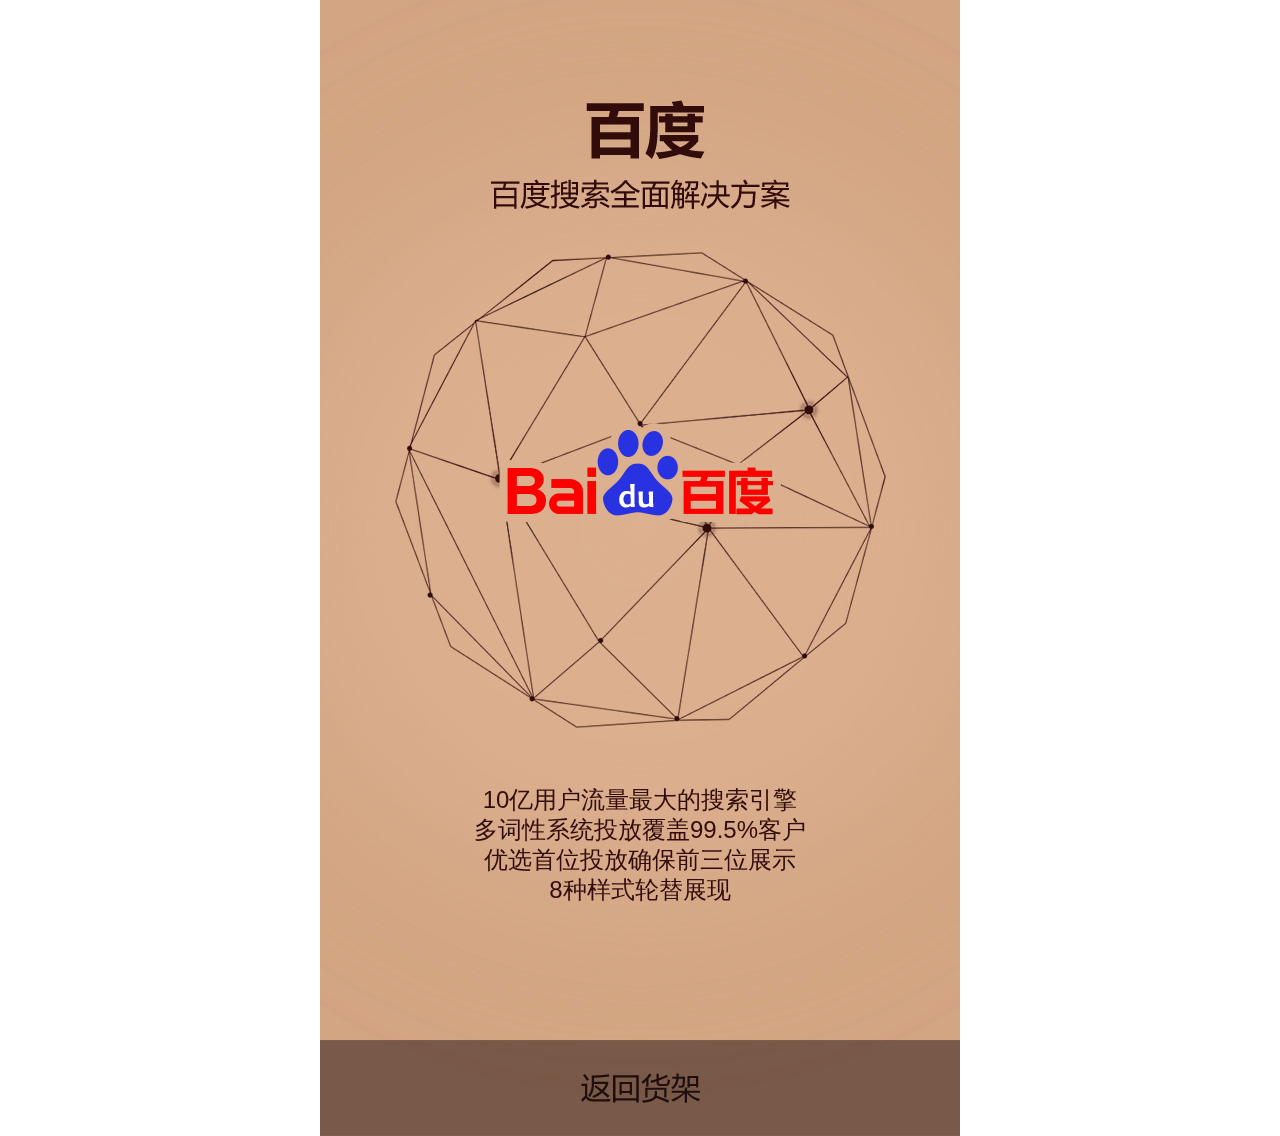
<file: leju-huojia/demo/lunbo_6.html>
<!DOCTYPE HTML>
<html>
<head>
    <meta charset="utf-8">
    <meta name="viewport" content="width=640,target-densitydpi=320,user-scalable=no"/>
    <meta name="MobileOptimized" content="320"/>
    <meta name="apple-mobile-web-app-capable" content="yes">
    <meta name="apple-mobile-web-app-status-bar-style" content="black">
    <meta name="format-detection" content="telephone=no">
    <meta http-equiv="Expires" CONTENT="-1">
    <meta http-equiv="Cache-Control" CONTENT="no-cache">
    <meta http-equiv="Pragma" CONTENT="no-cache">
    <title>百度</title>
    <link type="text/css" rel="stylesheet" href="../css/style.css">
    <link rel="stylesheet" href="../css/swiper.min.css">
    <link rel="stylesheet" href="../css/animate.min.css">
    <script src="../js/swiper.min.js"></script>
    <script src="../js/swiper.animate.min.js"></script>
</head>

<body>
<div class="wrap">

    <div class="img_link swiper-container">
        <ul class="img6_link swiper-wrapper"><!--轮播图六-->
            <li class="img6_p1 swiper-slide">
                <div class="link6_p1_title ani" swiper-animate-delay="0.1s" swiper-animate-effect="bounceInLeft" swiper-animate-duration="0.6s"><img src="../img/link6_p1_title.png"></div>
                <div class="link6_p1_main ani" swiper-animate-delay="0.2s" swiper-animate-effect="zoomIn" swiper-animate-duration="0.6s"><img src="../img/link6_p1_main.png"></div>
                <div class="link6_p1_count ani" swiper-animate-delay="0.3s" swiper-animate-effect="bounceInLeft" swiper-animate-duration="0.6s">
                    <p>10亿用户流量最大的搜索引擎</p>
                    <p>多词性系统投放覆盖99.5%客户</p>
                    <p>优选首位投放确保前三位展示</p>
                    <p>8种样式轮替展现</p>
                </div>
                <div class="back"><a href="main.html"><img src="../img/back.png"></a></div>
            </li>
            <li class="img6_p2 swiper-slide">
                <p class="link6_p2_title ani" swiper-animate-delay="0.1s" swiper-animate-effect="bounceInRight" swiper-animate-duration="0.8s">百度</p>
                <div class="link6_p2_btns">
                    <div class="link6_p2_btn1 ani" id="to_page3" swiper-animate-delay="0.1s" swiper-animate-effect="bounceInLeft" swiper-animate-duration="0.6s"><img src="../img/link6_p2_btn1.png"></div>
                    <div class="link6_p2_btn2 ani" id="to_page7" swiper-animate-delay="0.1s" swiper-animate-effect="bounceInRight" swiper-animate-duration="0.6s"><img src="../img/link6_p2_btn2.png"></div>
                </div>
                <div class="back"><a href="main.html"><img src="../img/back.png"></a></div>
            </li>
            <li class="img6_p3 swiper-slide">
                <div class="link6_p3_title"><p>项目词搜索样式（1）</p></div>
                <div class="link6_p3_dsc1 ani" swiper-animate-delay="0.1s" swiper-animate-effect="bounceInRight" swiper-animate-duration="0.8s"><img src="../img/link6_p3_dsc1.png"></div>
                <div class="link6_p3_dsc2 ani" swiper-animate-delay="0.2s" swiper-animate-effect="bounceInLeft" swiper-animate-duration="0.8s"><img src="../img/link6_p3_dsc2.png"></div>
                <div class="link6_p3_dsc3 ani" swiper-animate-delay="0.3s" swiper-animate-effect="bounceInLeft" swiper-animate-duration="0.8s"><img src="../img/link6_p3_dsc3.png"></div>
                <div class="back"><a href="main.html"><img src="../img/back.png"></a></div>
            </li>
            <li class="img6_p4 swiper-slide">
                <div class="link6_p4_title"><p>项目词搜索样式（2）</p></div>
                <div class="link6_p4_dsc1 ani" swiper-animate-delay="0.1s" swiper-animate-effect="bounceInRight" swiper-animate-duration="0.8s"><img src="../img/link6_p4_dsc1.png"></div>
                <div class="link6_p4_dsc2 ani" swiper-animate-delay="0.2s" swiper-animate-effect="bounceInLeft" swiper-animate-duration="0.8s"><img src="../img/link6_p4_dsc2.png"></div>
                <div class="link6_p4_dsc3 ani" swiper-animate-delay="0.3s" swiper-animate-effect="bounceInRight" swiper-animate-duration="0.8s"><img src="../img/link6_p4_dsc3.png"></div>
                <div class="back"><a href="main.html"><img src="../img/back.png"></a></div>
            </li>
            <li class="img6_p5 swiper-slide">
                <div class="link6_p5_title"><p>项目词搜索样式（3）</p></div>
                <div class="link6_p5_dsc1 ani" swiper-animate-delay="0.1s" swiper-animate-effect="bounceInRight" swiper-animate-duration="0.8s"><img src="../img/link6_p5_dsc1.png"></div>
                <div class="link6_p5_dsc2 ani" swiper-animate-delay="0.2s" swiper-animate-effect="bounceInLeft" swiper-animate-duration="0.8s"><img src="../img/link6_p5_dsc2.png"></div>
                <div class="back"><a href="main.html"><img src="../img/back.png"></a></div>
            </li>
            <li class="img6_p6 swiper-slide">
                <div class="link6_p6_title"><p>项目词搜索样式（4）</p></div>
                <div class="link6_p6_dsc1 ani" swiper-animate-delay="0.1s" swiper-animate-effect="bounceInRight" swiper-animate-duration="0.8s"><img src="../img/link6_p6_dsc1.png"></div>
                <div class="link6_p6_dsc2 ani" swiper-animate-delay="0.2s" swiper-animate-effect="bounceInLeft" swiper-animate-duration="0.8s"><img src="../img/link6_p6_dsc2.png"></div>
                <div class="link6_p6_dsc3 ani" swiper-animate-delay="0.3s" swiper-animate-effect="bounceInLeft" swiper-animate-duration="0.8s"><img src="../img/link6_p6_dsc3.png"></div>
                <div class="back"><a href="main.html"><img src="../img/back.png"></a></div>
            </li>
            <li class="img6_p7 swiper-slide">
                <div class="link6_p7_title"><p>竞品拦截</p></div>
                <div class="link6_p7_dsc1 ani" swiper-animate-delay="0.1s" swiper-animate-effect="bounceInRight" swiper-animate-duration="0.8s"><img src="../img/link6_p7_dsc1.png"></div>
                <div class="link6_p7_dsc2 ani" swiper-animate-delay="0.2s" swiper-animate-effect="bounceInLeft" swiper-animate-duration="0.8s"><img src="../img/link6_p7_dsc2.png"></div>
                <div class="link6_p7_dsc3 ani" swiper-animate-delay="0.3s" swiper-animate-effect="bounceInRight" swiper-animate-duration="0.8s"><img src="../img/link6_p7_dsc3.png"></div>
                <div class="back"><a href="main.html"><img src="../img/back.png"></a></div>
            </li>
        </ul>
    </div>
</div>

<script>
    var mySwiper = new Swiper ('.swiper-container', {
        onInit: function(swiper){ //Swiper2.x的初始化是onFirstInit
            swiperAnimateCache(swiper); //隐藏动画元素
            swiperAnimate(swiper); //初始化完成开始动画
        },
        onSlideChangeEnd: function(swiper){
            swiperAnimate(swiper); //每个slide切换结束时也运行当前slide动画
        },
    })
    document.getElementById("to_page3").onclick=function(){
        mySwiper.slideTo(2, 500, true);
    }
    document.getElementById("to_page7").onclick=function(){
        mySwiper.slideTo(6, 500, true);
    }
</script>
</body>

</html>
</file>
<file: stylesheets/stylesheet.css>
* {
  box-sizing: border-box; }

body {
  padding: 0;
  margin: 0;
  font-family: "Open Sans", "Helvetica Neue", Helvetica, Arial, sans-serif;
  font-size: 16px;
  line-height: 1.5;
  color: #606c71; }

a {
  color: #1e6bb8;
  text-decoration: none; }
  a:hover {
    text-decoration: underline; }

.btn {
  display: inline-block;
  margin-bottom: 1rem;
  color: rgba(255, 255, 255, 0.7);
  background-color: rgba(255, 255, 255, 0.08);
  border-color: rgba(255, 255, 255, 0.2);
  border-style: solid;
  border-width: 1px;
  border-radius: 0.3rem;
  transition: color 0.2s, background-color 0.2s, border-color 0.2s; }
  .btn + .btn {
    margin-left: 1rem; }

.btn:hover {
  color: rgba(255, 255, 255, 0.8);
  text-decoration: none;
  background-color: rgba(255, 255, 255, 0.2);
  border-color: rgba(255, 255, 255, 0.3); }

@media screen and (min-width: 64em) {
  .btn {
    padding: 0.75rem 1rem; } }

@media screen and (min-width: 42em) and (max-width: 64em) {
  .btn {
    padding: 0.6rem 0.9rem;
    font-size: 0.9rem; } }

@media screen and (max-width: 42em) {
  .btn {
    display: block;
    width: 100%;
    padding: 0.75rem;
    font-size: 0.9rem; }
    .btn + .btn {
      margin-top: 1rem;
      margin-left: 0; } }

.page-header {
  color: #fff;
  text-align: center;
  background-color: #159957;
  background-image: linear-gradient(120deg, #155799, #159957); }

@media screen and (min-width: 64em) {
  .page-header {
    padding: 5rem 6rem; } }

@media screen and (min-width: 42em) and (max-width: 64em) {
  .page-header {
    padding: 3rem 4rem; } }

@media screen and (max-width: 42em) {
  .page-header {
    padding: 2rem 1rem; } }

.project-name {
  margin-top: 0;
  margin-bottom: 0.1rem; }

@media screen and (min-width: 64em) {
  .project-name {
    font-size: 3.25rem; } }

@media screen and (min-width: 42em) and (max-width: 64em) {
  .project-name {
    font-size: 2.25rem; } }

@media screen and (max-width: 42em) {
  .project-name {
    font-size: 1.75rem; } }

.project-tagline {
  margin-bottom: 2rem;
  font-weight: normal;
  opacity: 0.7; }

@media screen and (min-width: 64em) {
  .project-tagline {
    font-size: 1.25rem; } }

@media screen and (min-width: 42em) and (max-width: 64em) {
  .project-tagline {
    font-size: 1.15rem; } }

@media screen and (max-width: 42em) {
  .project-tagline {
    font-size: 1rem; } }

.main-content :first-child {
  margin-top: 0; }
.main-content img {
  max-width: 100%; }
.main-content h1, .main-content h2, .main-content h3, .main-content h4, .main-content h5, .main-content h6 {
  margin-top: 2rem;
  margin-bottom: 1rem;
  font-weight: normal;
  color: #159957; }
.main-content p {
  margin-bottom: 1em; }
.main-content code {
  padding: 2px 4px;
  font-family: Consolas, "Liberation Mono", Menlo, Courier, monospace;
  font-size: 0.9rem;
  color: #383e41;
  background-color: #f3f6fa;
  border-radius: 0.3rem; }
.main-content pre {
  padding: 0.8rem;
  margin-top: 0;
  margin-bottom: 1rem;
  font: 1rem Consolas, "Liberation Mono", Menlo, Courier, monospace;
  color: #567482;
  word-wrap: normal;
  background-color: #f3f6fa;
  border: solid 1px #dce6f0;
  border-radius: 0.3rem; }
  .main-content pre > code {
    padding: 0;
    margin: 0;
    font-size: 0.9rem;
    color: #567482;
    word-break: normal;
    white-space: pre;
    background: transparent;
    border: 0; }
.main-content .highlight {
  margin-bottom: 1rem; }
  .main-content .highlight pre {
    margin-bottom: 0;
    word-break: normal; }
.main-content .highlight pre, .main-content pre {
  padding: 0.8rem;
  overflow: auto;
  font-size: 0.9rem;
  line-height: 1.45;
  border-radius: 0.3rem; }
.main-content pre code, .main-content pre tt {
  display: inline;
  max-width: initial;
  padding: 0;
  margin: 0;
  overflow: initial;
  line-height: inherit;
  word-wrap: normal;
  background-color: transparent;
  border: 0; }
  .main-content pre code:before, .main-content pre code:after, .main-content pre tt:before, .main-content pre tt:after {
    content: normal; }
.main-content ul, .main-content ol {
  margin-top: 0; }
.main-content blockquote {
  padding: 0 1rem;
  margin-left: 0;
  color: #819198;
  border-left: 0.3rem solid #dce6f0; }
  .main-content blockquote > :first-child {
    margin-top: 0; }
  .main-content blockquote > :last-child {
    margin-bottom: 0; }
.main-content table {
  display: block;
  width: 100%;
  overflow: auto;
  word-break: normal;
  word-break: keep-all; }
  .main-content table th {
    font-weight: bold; }
  .main-content table th, .main-content table td {
    padding: 0.5rem 1rem;
    border: 1px solid #e9ebec; }
.main-content dl {
  padding: 0; }
  .main-content dl dt {
    padding: 0;
    margin-top: 1rem;
    font-size: 1rem;
    font-weight: bold; }
  .main-content dl dd {
    padding: 0;
    margin-bottom: 1rem; }
.main-content hr {
  height: 2px;
  padding: 0;
  margin: 1rem 0;
  background-color: #eff0f1;
  border: 0; }

@media screen and (min-width: 64em) {
  .main-content {
    max-width: 64rem;
    padding: 2rem 6rem;
    margin: 0 auto;
    font-size: 1.1rem; } }

@media screen and (min-width: 42em) and (max-width: 64em) {
  .main-content {
    padding: 2rem 4rem;
    font-size: 1.1rem; } }

@media screen and (max-width: 42em) {
  .main-content {
    padding: 2rem 1rem;
    font-size: 1rem; } }

.site-footer {
  padding-top: 2rem;
  margin-top: 2rem;
  border-top: solid 1px #eff0f1; }

.site-footer-owner {
  display: block;
  font-weight: bold; }

.site-footer-credits {
  color: #819198; }

@media screen and (min-width: 64em) {
  .site-footer {
    font-size: 1rem; } }

@media screen and (min-width: 42em) and (max-width: 64em) {
  .site-footer {
    font-size: 1rem; } }

@media screen and (max-width: 42em) {
  .site-footer {
    font-size: 0.9rem; } }
</file>
<file: stylesheets/github-light.css>
/*
   Copyright 2014 GitHub Inc.

   Licensed under the Apache License, Version 2.0 (the "License");
   you may not use this file except in compliance with the License.
   You may obtain a copy of the License at

       http://www.apache.org/licenses/LICENSE-2.0

   Unless required by applicable law or agreed to in writing, software
   distributed under the License is distributed on an "AS IS" BASIS,
   WITHOUT WARRANTIES OR CONDITIONS OF ANY KIND, either express or implied.
   See the License for the specific language governing permissions and
   limitations under the License.

*/

.pl-c /* comment */ {
  color: #969896;
}

.pl-c1      /* constant, markup.raw, meta.diff.header, meta.module-reference, meta.property-name, support, support.constant, support.variable, variable.other.constant */,
.pl-s .pl-v /* string variable */ {
  color: #0086b3;
}

.pl-e  /* entity */,
.pl-en /* entity.name */ {
  color: #795da3;
}

.pl-s .pl-s1 /* string source */,
.pl-smi      /* storage.modifier.import, storage.modifier.package, storage.type.java, variable.other, variable.parameter.function */ {
  color: #333;
}

.pl-ent /* entity.name.tag */ {
  color: #63a35c;
}

.pl-k /* keyword, storage, storage.type */ {
  color: #a71d5d;
}

.pl-pds              /* punctuation.definition.string, string.regexp.character-class */,
.pl-s                /* string */,
.pl-s .pl-pse .pl-s1 /* string punctuation.section.embedded source */,
.pl-sr               /* string.regexp */,
.pl-sr .pl-cce       /* string.regexp constant.character.escape */,
.pl-sr .pl-sra       /* string.regexp string.regexp.arbitrary-repitition */,
.pl-sr .pl-sre       /* string.regexp source.ruby.embedded */ {
  color: #183691;
}

.pl-v /* variable */ {
  color: #ed6a43;
}

.pl-id /* invalid.deprecated */ {
  color: #b52a1d;
}

.pl-ii /* invalid.illegal */ {
  background-color: #b52a1d;
  color: #f8f8f8;
}

.pl-sr .pl-cce /* string.regexp constant.character.escape */ {
  color: #63a35c;
  font-weight: bold;
}

.pl-ml /* markup.list */ {
  color: #693a17;
}

.pl-mh        /* markup.heading */,
.pl-mh .pl-en /* markup.heading entity.name */,
.pl-ms        /* meta.separator */ {
  color: #1d3e81;
  font-weight: bold;
}

.pl-mq /* markup.quote */ {
  color: #008080;
}

.pl-mi /* markup.italic */ {
  color: #333;
  font-style: italic;
}

.pl-mb /* markup.bold */ {
  color: #333;
  font-weight: bold;
}

.pl-md /* markup.deleted, meta.diff.header.from-file */ {
  background-color: #ffecec;
  color: #bd2c00;
}

.pl-mi1 /* markup.inserted, meta.diff.header.to-file */ {
  background-color: #eaffea;
  color: #55a532;
}

.pl-mdr /* meta.diff.range */ {
  color: #795da3;
  font-weight: bold;
}

.pl-mo /* meta.output */ {
  color: #1d3e81;
}
</file>
<file: admin/css/admin.css>
* {
	margin: 0px;
	padding: 0px;
}
html{
	height: 100%;
}
body{
	position: relative;
	background-image: url(img/bg.png);
	min-width: 1000px;
	height: 900px;
}
.main{
	width: 600px;
    height: 600px;
    position: absolute;
    left: 50%;
    top: 50%;
    margin-top: -300px;
    margin-left: -300px;
    background-color: ;
}
.Panda_form1,.Panda_form2,.Panda_form3,.Panda_form4,.Panda_info{
	text-align: center;
	width: 60%;
	position: absolute;
	left: 50%;
	margin-left: -30%;
	display: none;
}
.Panda_info{
	background-color: #fff;
	width: 60%;
	position: absolute;
	left: 50%;
	margin-left: -30%;
	height: 700px;
	/*display: none;*/
}
label{
	color: #fff;
}
input{
	background-color: #ededec;
    width: 320px;
    border: 0px;
    height: 30px;
    padding-left: 10px;
    margin-bottom: 20px;
    margin-right: 10px;
    color: #666;
    border-radius: 5px;
}
.Panda_search{
	padding-left: 78px;
}
.Panda_search input{
	width: 200px;
}
.btn_search{
	height: 30px;
	width: 102px;
}
.btn_add,.btn_fix{
	height: 40px;
	width: 160px;
}
.btn_add,.btn_fix,.btn_search{
	border-radius: 5px;
	background-color: #fff;
	color: #33f;
	border: 0px;
    transition:background-color 0.5s;
    -moz-transition ：background-color 0.5s;
    -webkit-transition ：background-color 0.5s;
    -o-transition ：background-color 0.5s;
}
.btn_add:hover,.btn_fix:hover,.btn_search:hover{
	cursor: pointer;
	background-color: #33f;
	color: #fff;
}
.button1,.button2,.button3,.button4{
	position: absolute;
	width: 250px;
	height: 250px;
	background-color: #fff;
}
.button1{
	box-shadow: 8px 8px 10px #333;
	left: 33px;
	top: 33px;
	border-top-right-radius:220px;
	border-bottom-left-radius:220px;
	transition:box-shadow 0.2s ease-in-out;
}
.button2{
	box-shadow: -8px 8px 10px #333;
	right: 33px;
	top: 33px;
	border-top-left-radius:220px;
	border-bottom-right-radius:220px;
	transition:box-shadow 0.2s ease-in-out;
}
.button3{
	box-shadow: 8px -8px 10px #333;
	left: 33px;
	bottom: 33px;
	border-top-left-radius:220px;
	border-bottom-right-radius:220px;
	transition:box-shadow 0.2s ease-in-out;
}
.button4{
	box-shadow: -8px -8px 10px #333;
	right: 33px;
	bottom: 33px;
	border-top-right-radius:220px;
	border-bottom-left-radius:220px;
	transition:box-shadow 0.2s ease-in-out;
}
.button1:hover{
	box-shadow: 8px 8px 10px grey;
	cursor: pointer;
}
.button2:hover{
	box-shadow: -8px 8px 10px grey;
	cursor: pointer;
}
.button3:hover{
	box-shadow: 8px -8px 10px grey;
	cursor: pointer;
}
.button4:hover{
	box-shadow: -8px -8px 10px grey;
	cursor: pointer;
}
.content{
	text-align: center;
	width: 150px;
	position: absolute;
	font-size: 30px;
	top: 125px;
	left: 50%;
	margin-top: -15px;
	margin-left: -75px;
}
.Panda_box,.content-box{
	float: left;
	margin: 20px;
}
.Panda_box li,.content-box li{
	list-style-type: none;
}
.Panda_nav,.Panda_comments_nav{
	text-align: center;
	position: absolute;
	bottom: 35px;
	width: 100%;
}
.Panda_nav li{
	list-style-type: none;
	display: inline;
}
</file>
<file: admin/css/foot.css>
/*尾部*/
footer{
    height: 50px;
    background-color: #000;
    position: absolute;
    bottom: 0;
    color: #fff;
    width: 100%;
    text-align: center;
    line-height: 50px;
}
</file>
<file: admin/css/head.css>
/*头部*/
.top-bar{
    width: 100%;
    background-color: #000;
    overflow: hidden;
}
#call,#user{
    color: #fff;
    height: 45px;
    line-height: 45px;
    padding-left: 100px;
    float: left;
}
#call li,#user li{
    display: inline;
    margin: 10px;
    font-size: 1.1em;
}
#user{
    float: right;
    margin-right: 100px;
}
.mid-bar{
    height: 100px;
    line-height: 100px;
    overflow: hidden;
}
.mid-bar .name{
    font-size: 5em;
    color: #fff;
    float: left;
    margin-left: 100px;
    cursor: pointer;
}
.mid-bar .search{
    float: right;
    margin-right: 100px;
    margin-top: 35px;
    width: 300px;
    overflow: hidden;
}
.mid-bar .search #search{
    float: left;
    width: 210px;
    height: 30px;
    margin-right: 5px;
    border-radius: 10px;
}
.mid-bar .search .button{
    background: #fcab2b;
    width: 78px;
    height: 33px;
    float: left;
    border-radius: 10px;
    color: #fff;
    line-height: 33px;
    text-align: center;
    font-size: 1.1em;
}
.dowm-bar{
    height: 5px;
    background: #fcab2b;
    margin-left: 100px;
    margin-right: 100px;
}
</file>
<file: baidu/CSS/task4.css>
body{
	margin: 0px;
}
.container{
	background-color: #ccc;
	width: 400px;
	height: 200px;
	position: absolute;
	top:50%;
	left: 50%;
	margin: -100px 0px 0px -200px;
}
.left_top{
	background-color: #fc0;
	width: 50px;
	height: 50px;
	border-radius: 0px 0px 50px 0px;
	position: absolute;
	top: 0px;
	left: 0px;
}
.right_bottom{
	background-color: #fc0;
	width: 50px;
	height: 50px;
	border-radius: 50px 0px 0px 0px;
	position: absolute;
	bottom: 0px;
	right: 0px;
}
</file>
<file: baidu/CSS/task5.css>
body{
	background-color: #ccc;
	margin: 0px;
}
.nav{
	width: 100%;
	height: 50px;
	background-color: #333;
}
.nav img{
	float: left;
}
.nav li{
	float: right;
	line-height: 50px;
	margin: auto 10px;
	font-size: 10px;
	list-style-type: disc!important;
}
.nav li a{
	text-decoration: none;
}
.nav li a:visited,.nav li a:link{
	color: #fff;
}
.text{
	min-width: 200px;
	background-color: #fff;
	margin: 20px 410px 20px 20px;
	box-shadow: 2px 2px 1px #666;
	padding: 20px;
}
.text table{
	margin: 0px auto;
	width: 100%;
	border-collapse:collapse;
	font-size: 14px;
}
.head{
	color: #fff;
}
.text h2{
	color: #666;
}
.author{
	font-size: 13px;
	color: #666;
}
.img{
	float: left;
    width:120px; 
    height: 120px;
	border: 1px solid #ccc;
	margin: 15px;
}
.img img{
	width:90px;
	margin-left: 15px; 
}
.img p{
	text-align: center;
	font-size: 10px;
}
.clear{
	clear: both;
}
.bottom{
	width: 100%;
	height: 60px;
	background-color: #000;
}
.bottom p{
	line-height: 50px;
	color: #fff;
	text-align: center;
}
.side{
	position: absolute;
	top: 70px;
	right: 20px;
	background-color: #fff;
	box-shadow: 2px 2px 1px #666;
	padding: 20px;
	width: 330px;
	font-size: 15px;
}
.side_title{
	height: 40px;
	border-left: 3px solid #ccc;
}
.side h2{
	font-size: 18px;
	margin-left: 18px; 
	line-height: 40px;
}
.discription{
	color: #999;
}
.side textarea{
	float: right;
	margin: -30px 2px 0px 0px;
	font-size: 20px;
}
.btn{
	background-color: #06c;
	border: 0px;
	width: 290px;
	height: 40px;
	position: relative;
    left: 20px;
    top: 20px;
    border-radius: 10px;
    font-size: 20px;
    color: #fff;
}
@media screen and (max-width: 700px){
	.text{
		min-width: 100%;
	}
	.side{
		position: relative;
		float: left;
	}
}
</file>
<file: baidu/CSS/task7.css>
body{
	margin: 0px;
}
.nav{
	width: 100%;
	height:50px;
}
.nav img{
	margin-left: 40px;
	margin-top: 9px;
	float: left;
}
.nav span{
	margin-top: 15px;
	line-height: 50px;
	margin-left: 10px;
	font-size: 20px;
}
.nav_right{
	font-size: 17px;
	margin-right: 40px;
	height: 50px;
	float: right;
}
.nav_right img{
	margin: 0px;
}
.nav_right a{
	padding: 0px 10px;
    text-decoration: none;
    color: #666;
    display: inline-block;
    height: 33px;
    margin: 15px 3px;
}
.nav_right a:first-child{
	color: #f00;
	border-bottom: 3px solid #f00;
}
.nav_right a:last-child{
	color: #f00;
}
.nav_right a:hover,.nav_right a:active{
	color: #f00;
    border-bottom: 3px solid #f00;
}
.main{
	width: 100%;
	height: 650px;
	background: url(imgs/main_bg.png) no-repeat;
	background-size: 100% 100%;
}
.main h1,.main p,.main button{
    position: relative;
    left: 100px;
    top:230px;
    margin-right: 100px;
}
.main h1{
	color: #fff;
	font-size: 50px;
	margin-top: 0px;
	margin-bottom: 20px;
}
.main p{
	color: #fff;
	font-size: 18px;
}
.main button{
	background-color: #f33;
	font-size: 28px;
	margin-top: 45px;
	color: #fff;
	border: 0px;
	width: 300px;
	height: 55px;
	filter:alpha(opacity=80); 
    -moz-opacity:0.8; 
    opacity:0.8;
    transition:opacity 0.5s;
    -moz-transition ：opacity 0.5s;
    -webkit-transition ：opacity 0.5s;
    -o-transition ：opacity 0.5s;
}
.main button:hover{
	filter:alpha(opacity=100); 
    -moz-opacity:1.0; 
	opacity:1.0;
};
.clear{
	clear: both;
}
.active{
	height: 250px;
	width: 100%;
}
.active_child{
	position: relative;
	float: left;
	width: 25%;
    height: 250px;
}
.active_child img{
	position: absolute;
	top: 10px;
	left: 50%;
	margin:45px 0px 0px -20px;
}
.active_words1,.active_words2,.active_words3,.active_words4{
    height: 50px;
    margin-top: 140px;
}
.active_words1,.active_words2,.active_words3{
    border-right: 2px solid #999;
}
.active p{
	width: 160px;
	text-align: center;
	font-size: 14px;
	margin: 0px auto;
	color: #999;
}
.about_nw{
	position: relative;
	height: 360px;
	width: 100%;
	background-color: #ededec;
}
.about_nw img{
    position:absolute;
    left: 50%;
    top: 100px; 
    margin-left: -45.5px;
}
.about_nw h1{
	position: absolute;
	top:210px;
	font-size: 51px;
	left: 50%;
	margin-left: -416px;
	color: #999;
}
.map{
	width: 100%;
	height: 340px;
	background: url(imgs/map.png) no-repeat;
	background-size: 100% 100%;
}
.search{
	position: relative;
	height: 40px;
	padding-top: 45px;
}
.search h2{
	font-size: 21px;
	color: #fff;
    margin: 0px;
    text-align: center;
}
.bottom_line{
	width: 30px;
	height: 2px;
	background-color: #ededec;
	position: absolute;
	bottom: 0px;
	left: 50%;
	margin-left: -15px;
}
.map p{
	font-size: 12px;
	text-align: center;
	color: #ededec;
	margin-top:23px; 
	margin-bottom: 45px;
}
.map select{
	width: 210px;
	height: 40px;
	border: solid 1px #900;
	appearance:none;
    -moz-appearance:none;
    -webkit-appearance:none;
    background: #fff url("imgs/seletor.png") no-repeat 95% center;
    padding-right: 14px;
    margin: 0px 10px 2px 10px;
}
.map select option{
	background: #ededec;
}
.map button{
	width: 210px;
	height: 38px;
	background-color: #c66;
	border: 0px;
	font-size: 20px;
	color: #fff;
	margin-left: 10px;
	position: relative;
	top: 2px;
	transition:background-color 0.5s;
    -moz-transition ：background-color 0.5s;
    -webkit-transition ：background-color 0.5s;
    -o-transition ：background-color 0.5s;
}
.map button:hover{
    background-color: #c33;
}
.map form{
	position: relative;
	height: 40px;
	text-align: center;
}
.activity{
	background-color: #ededec;
	height: 600px;
}
.activity_inner{
	position: relative;
	min-width: 900px;
	width: 80%;
	margin: 0px auto;
}
.img_top,.img_bottom{
	position: relative;
	width: 25%;
	float: left;
	height: 100%;
}
.img_top img,.img_bottom img{
    border-top: 10px solid #fff;
    border-right: 5px solid #fff;
    border-bottom: 10px solid #fff;
    border-left: 5px solid #fff;
    position: absolute;
    left: 50%;
    margin-left: -106;
}
.img_top img{
	top: 100px;
}
.img_bottom img{
	top: 150px;
}
.img_top h2,.img_top p{
    text-align: center;
}
.img_top h2{
	padding-top: 425px;
	font-size: 17px;
	margin-bottom: 5px;
}
.img_top p{

}
.img_bottom h1,.img_bottom p{
    text-align: center;
}
.img_bottom h1{
	font-size: 25px;
	padding-top: 95px;
	margin: 0px;
}
.img_bottom p,.img_top p{
    font-size: 15px;
    color: #999;
    margin: 2px;
}
.more_top{
	width: 100%;
	height: 560px;
}
.more_top_left{
	height: 560px;
	width: 64%;
	background: url(imgs/time1.jpg) no-repeat;
	background-size: 100%;
	float: left;
	color: #fff;
}
.more_top_left h2{
    font-size: 50px;
    text-align: center;
    margin-bottom: 0px;
    margin-top: 128px;
}
.more_top_left h1{
    font-size: 180px;
    text-align: center;
    margin: 0px;
    line-height: 140px;
}
.more_top_left h3{
    font-size: 22px;
    text-align: center;
}
.more_top_right{
	position: relative;
	height: 560px;
	width: 36%;
	float: right;
}
.more_top_right h2{
    text-align: center;
    margin-top: 160px;
    font-size: 22px;
}
.more_top_right h2 span{
	color: #f00;
}
.more_top_right p{
	padding: 0px 60px;
	font-size: 10px;
	color: #999;
	line-height: 30px;
}
.more_top_right button{
	position: absolute;
	width: 100px;
    height: 32px;
    left: 50%;
    margin-left: -50px;
    margin-top: 35px;
    color: #c33;
    border: 1px solid #c33;
    background-color: #fff;
    transition:background-color 0.5s;
    -moz-transition ：background-color 0.5s;
    -webkit-transition ：background-color 0.5s;
    -o-transition ：background-color 0.5s;
}
.more_top_right button:hover{
    background-color: #c33;
    color: #fff;
}
.more_bottom{
	height: 520px;
}
.more_bottom_left,.more_bottom_mid{
	position: relative;
	float: left;
	width: 32%;
	height: 370px;
	padding-top: 150px;
}
.more_bottom_left{
	background-color: #f66;
}
.more_bottom_left h2{
	text-align: center;
	color: #fff;
	font-size: 20px;
}
.left_line{
	position: absolute;
    width: 30px;
    height: 2px;
    background-color: #fff;
    left: 50%;
    top: 48%;
    margin-left:-15px;
}
.mid_line{
	position: absolute;
    width: 30px;
    height: 2px;
    background-color: #999;
    left: 50%;
    top: 48%;
    margin-left:-15px;
}
.more_bottom_mid h2{
	text-align: center;
	color: #000;
	font-size: 20px;
}
.more_bottom_left button{
	position: absolute;
	background-color: #f66;
	color: #fff;
	width: 160px;
	height: 40px;
	font-size: 20px;
	border: 1px solid #fff;
	left: 50%;
	top:53%;
	margin-left: -80px;
	transition:background-color 0.5s;
    -moz-transition ：background-color 0.5s;
    -webkit-transition ：background-color 0.5s;
    -o-transition ：background-color 0.5s;
}
.more_bottom_left button:hover{
	background-color: #fff;
	color: #f66;
}
.more_bottom_mid button{
	position: absolute;
	background-color: #fff;
	color: #f66;
	width: 160px;
	height: 40px;
	font-size: 20px;
	border: 1px solid #f66;
	left: 50%;
	top:53%;
	margin-left: -80px;
	transition:background-color 0.5s;
    -moz-transition ：background-color 0.5s;
    -webkit-transition ：background-color 0.5s;
    -o-transition ：background-color 0.5s;
}
.more_bottom_mid button:hover{
	background-color: #f66;
	color: #fff;
}
.more_bottom_right{
	background: url(imgs/time2.jpg) no-repeat;
	background-size: 100%;
	float: right;
	width: 36%;
	height: 520px;
}
.become{
	width: 100%;
	height: 680px;
}
.become_top{
	position: relative;
	text-align: center;
	width: 100%;
	height:170px;
	margin-top: 140px;
}
.become_top h2{
    font-size: 21px;
    margin-bottom: 22px;
}
.become_top div{
	position: absolute;
	width: 30px;
	height: 2px;
	background-color: #f66;
	left: 50%;
	top: 30px;
	margin-left: -15px;
}
.become_top p{
	font-size: 12px;
	color: #999;
	margin-bottom: 5px;
	margin-top: 5px;
}
.become_bottom_left{
    width: 40%;
	float: left;
	position: relative;
	height: 500px;
}
.become_more1,.become_more2,.become_more3{
	position: absolute;
	width: 54%;
	left: 35%;
}
.become_more1{
	height: 100px;
}
.become_more2{
    top: 140px;
    height: 100px;
}
.become_more3{
    top: 280px;
    height: 50px;
}
.become_more1 h3,.become_more2 h3,.become_more3 h3{
	margin-top: 0px;
	font-size: 14px;
	color: #333;
}
.become_more1 p,.become_more2 p,.become_more3 p{
	color:#666;
	font-size: 12px;
	margin-top: 25px;
	margin-bottom: 8px;
}
.become_more1 a,.become_more2 a,.become_more3 a{
    text-decoration: none;
    color: #666;
    position: absolute;
    right: 0px;
    bottom: 0px;
    margin-top: 20px;
}
.become_bottom_right{
	width: 60%;
	height: 500px;
    float: right;
}
.become_bottom_right input{
    background-color: #ededec;
    width: 320px;
    border: 0px;
    height: 40px;
    padding-left: 10px;
    margin-bottom: 20px;
    margin-right: 10px;
    color: #666;
}
.become_bottom_right textarea{
	background-color: #ededec;
	padding-left: 10px;
	border: 0px;
	width: 658px;
	height: 150px;
	color: #666;
}
.become_bottom_right button{
	width: 658px;
	height: 40px;
	border: 0px;
	color: #333;
	background-color: #ededec;
	margin-top: 20px;
	transition: background-color 0.5s;
    -moz-transition ：background-color 0.5s;
    -webkit-transition ：background-color 0.5s;
    -o-transition ：background-color 0.5s;
}
.become_bottom_right button:hover{
    background-color: #999;
}
.contact{
	background-color: #333;
	color: #ededec;
	text-align: center;
	height: 350px;
}
.contact h3{
	font-size: 20px;
	padding-top: 80px;
	margin: 0px;
}
.contact p{
	font-size: 12px;
}
.contact form{
	position: relative;
	margin-top: 30px;
}
.contact input{
	position: absolute;
	width: 440px;
	height: 40px;
	border: 0px;
	color: #999;
	padding-left: 5px;
	left: 50%;
	margin-left: -260px;
}
.contact button{
	position: absolute;
    width: 80px;
    height: 40px;
    background-color: #666;
    border: 0px;
    color: #ededec;
    font-size: 15px;
    left: 50%;
    margin-left: 180px;
    transition: background-color 0.5s;
    -moz-transition ：background-color 0.5s;
    -webkit-transition ：background-color 0.5s;
    -o-transition ：background-color 0.5s;
}
.contact button:hover{
	background-color: #222;
}
.contact div{
	margin-top: 100px;
}
.contact div a{
	margin: 0px 10px;
}
.bottom{
	position: relative;
	height: 50px;
	width: 100%;
	background-color: #222;
	color: #ededec;
	font-size:10px;
}
.bottom span{
	position: absolute;
	left: 80px;
	top:20px;
}
.bottom a{
	text-decoration: none;
	color: #ededec;
	position: absolute;
	right: 30px;
	top:20px;
}
</file>
<file: baidu/CSS/task18.css>
.number_list{
	list-style-type: none;
}
.number_list li{
	float: left;
	color: #fff;
	background-color: red;
	padding: 5px;
	margin: 5px;
}
</file>
<file: baidu/CSS/task19.css>
.number_list{
	list-style-type: none;
	height: 110px;
	display: flex;
}
.number_list li{
	align-self: flex-end;
	float:left;
	color: #fff;
	background-color: red;
	padding: 5px;
	margin: 0px 5px 0px 0px;
}
</file>
<file: leju-huojia/css/style.css>
@charset "UTF-8";
/*
 * reset.css
 */
/*rest*/
body, div, span, img, dl, dt, dd, ul, ol, li, h1, h2, h3, h4, h5, h6, pre, code, form, input, textarea, select, option, fieldset, legend, p, th, td {
  margin: 0;
  padding: 0;
  font-family: "Microsoft Yahei", "宋体", "arial"; }

h1, h2, h3, h4, h5, h6 {
  font-weight: normal; }

fieldset, img {
  border: 0; }

input, button, textarea, select {
  font-family: inherit;
  font-size: inherit;
  font-weight: inherit;
  padding: 0; }

input {
  outline: 0; }

a {
  text-decoration: none;
  color: #252525; }

i, em {
  font-style: normal;
  font-weight: normal; }

ul, li {
  list-style: none; }

body {
  font-family: "宋体", "Microsoft Yahei", "arial";
  color: #333;
  font-size: 14px;
  line-height: 24px; }

header, footer, nav, article, aside, section, figure, figcaption {
  display: block;
  margin: 0px; }

*:focus {
  outline: none; }

table {
  border-collapse: collapse;
  border-spacing: 0;
  font-size: inherit; }

/*清除浮动*/
.clearfix {
  *zoom: 1; }

.clearfix:after {
  content: '\0020';
  display: block;
  height: 0;
  clear: both;
  visibility: hidden; }

.undis {
  display: none; }

.wrap {
  width: 640px;
  height: 1136px;
  margin: 0 auto; }

.p1 {
  width: 640px;
  height: 1136px;
  background: url("../img/p1_bg.jpg") top center no-repeat; }
  .p1 .p1_title {
    float: left;
    margin-top: 338px;
    margin-left: 45px; }
  .p1 .p1_finger {
    float: left;
    margin-left: 267px;
    margin-top: 230px; }

.p2 {
  background: url("../img/p2_bg.jpg") top center no-repeat;
  width: 640px;
  height: 1136px; }
  .p2 li {
    float: left;
    margin-left: 98px; }
  .p2 .p2_top {
    margin-top: 148px; }
  .p2 .p2_mid {
    margin-top: 100px; }
  .p2 .p2_bottom {
    margin-top: 100px; }
  .p2 .img_right {
    margin-left: 42px; }

.back {
  width: 640px;
  height: 96px;
  position: absolute;
  bottom: 0; }

/*link1_p1*/
.img1_link {
  width: 640px;
  /*link1_p2*/
  /*link1_p3*/
  /*link1_p4*/
  /*link1_p5*/
  /*link1_p6*/ }
  .img1_link li {
    float: left;
    width: 640px;
    height: 1136px; }
  .img1_link .img1_p1 {
    position: relative;
    background: url("../img/link1_p1_bg.jpg"); }
  .img1_link .link1_p1_title {
    text-align: center;
    margin-top: 100px; }
  .img1_link .link1_p1_main {
    text-align: center;
    margin-top: 36px; }
  .img1_link .link1_p1_count {
    width: 350px;
    margin-left: 156px;
    margin-top: 50px;
    font-size: 24px;
    line-height: 30px;
    color: #320c0b; }
  .img1_link .img1_p2 {
    position: relative;
    background: url("../img/link1_p2_bg.jpg"); }
  .img1_link .link1_p2_title {
    font-weight: bold;
    width: 640px;
    text-align: center;
    float: left;
    margin-top: 575px;
    font-size: 48px;
    color: #320c0b; }
  .img1_link .link1_p2_btns {
    width: 640px;
    float: left;
    text-align: center;
    margin-top: 50px; }
  .img1_link .link1_p2_btn2, .img1_link .link1_p2_btn3, .img1_link .link1_p2_btn4 {
    margin-top: 5px; }
  .img1_link .img1_p3 {
    position: relative;
    background: url("../img/link1_p3_bg.jpg"); }
  .img1_link .link1_p3_title {
    float: left;
    width: 640px;
    text-align: center;
    margin-top: 45px; }
  .img1_link .link1_p3_dsc1 {
    width: 250px;
    height: 171px;
    position: absolute;
    right: 24px;
    top: 226px; }
  .img1_link .link1_p3_dsc2 {
    width: 250px;
    height: 171px;
    position: absolute;
    left: 22px;
    top: 375px; }
  .img1_link .link1_p3_dsc3 {
    width: 274px;
    height: 228px;
    position: absolute;
    right: 10px;
    top: 432px; }
  .img1_link .img1_p4 {
    position: relative;
    background: url("../img/link1_p4_bg.jpg"); }
  .img1_link .link1_p4_title {
    line-height: 55px;
    font-size: 44px;
    color: #320c0b;
    font-weight: bold;
    float: left;
    width: 640px;
    text-align: center;
    margin-top: 35px; }
  .img1_link .link1_p4_dsc1 {
    width: 274px;
    height: 228px;
    position: absolute;
    left: 56px;
    top: 402px; }
  .img1_link .link1_p4_dsc2 {
    width: 250px;
    height: 171px;
    position: absolute;
    right: 30px;
    top: 510px; }
  .img1_link .link1_p4_dsc3 {
    width: 341px;
    height: 162px;
    position: absolute;
    left: 22px;
    top: 627px; }
  .img1_link .link1_p4_dsc4 {
    width: 250px;
    height: 201px;
    position: absolute;
    right: 24px;
    top: 694px; }
  .img1_link .img1_p5 {
    position: relative;
    background: url("../img/link1_p5_bg.jpg"); }
  .img1_link .link1_p5_title {
    line-height: 55px;
    font-size: 44px;
    color: #320c0b;
    font-weight: bold;
    float: left;
    width: 640px;
    text-align: center;
    margin-top: 60px; }
  .img1_link .link1_p5_dsc1 {
    width: 250px;
    height: 171px;
    position: absolute;
    right: 30px;
    top: 196px; }
  .img1_link .link1_p5_dsc2 {
    width: 341px;
    height: 162px;
    position: absolute;
    left: 22px;
    top: 374px; }
  .img1_link .link1_p5_dsc3 {
    width: 250px;
    height: 201px;
    position: absolute;
    right: 24px;
    top: 415px; }
  .img1_link .img1_p6 {
    position: relative;
    background: url("../img/link1_p6_bg.jpg"); }
  .img1_link .link1_p6_title {
    line-height: 55px;
    font-size: 44px;
    color: #320c0b;
    font-weight: bold;
    float: left;
    width: 640px;
    text-align: center;
    margin-top: 60px; }
  .img1_link .link1_p6_dsc1 {
    width: 250px;
    height: 171px;
    position: absolute;
    right: 30px;
    top: 195px; }
  .img1_link .link1_p6_dsc2 {
    width: 213px;
    height: 210px;
    position: absolute;
    left: 34px;
    top: 370px;
    z-index: 2; }
  .img1_link .link1_p6_dsc3 {
    width: 208px;
    height: 93px;
    position: absolute;
    right: 52px;
    top: 424px; }
  .img1_link .link1_p6_dsc4 {
    width: 208px;
    height: 269px;
    position: absolute;
    left: 142px;
    top: 424px;
    z-index: 1; }

/*link2*/
.img2_link {
  width: 640px;
  /*link2_p1*/
  /*link2_p1*/
  /*link2_p3*/
  /*link2_p4*/ }
  .img2_link li {
    float: left;
    width: 640px;
    height: 1136px; }
  .img2_link .img2_p1 {
    position: relative;
    background: url("../img/link1_p1_bg.jpg"); }
  .img2_link .link2_p1_title {
    text-align: center;
    margin-top: 100px; }
  .img2_link .link2_p1_main {
    text-align: center;
    margin-top: 36px; }
  .img2_link .link2_p1_count {
    width: 300px;
    margin-left: 180px;
    margin-top: 50px;
    font-size: 24px;
    line-height: 30px;
    color: #320c0b; }
  .img2_link .img2_p2 {
    position: relative;
    background: url("../img/link2_p2_bg.jpg"); }
  .img2_link .link2_p2_title {
    font-weight: bold;
    width: 640px;
    text-align: center;
    float: left;
    margin-top: 690px;
    font-size: 48px;
    color: #320c0b; }
  .img2_link .link2_p2_btns {
    width: 640px;
    float: left;
    text-align: center;
    margin-top: 50px; }
  .img2_link .link2_p2_btn2 {
    margin-top: 5px; }
  .img2_link .img2_p3 {
    position: relative;
    background: url("../img/link2_p3_bg.jpg"); }
  .img2_link .link2_p3_title {
    line-height: 55px;
    font-size: 44px;
    color: #320c0b;
    font-weight: bold;
    float: left;
    width: 640px;
    text-align: center;
    margin-top: 60px; }
  .img2_link .link2_p3_dsc1 {
    width: 341px;
    height: 288px;
    position: absolute;
    left: 22px;
    top: 460px; }
  .img2_link .link2_p3_dsc2 {
    width: 191px;
    height: 106px;
    position: absolute;
    left: 22px;
    top: 580px; }
  .img2_link .link2_p3_dsc3 {
    width: 217px;
    height: 115px;
    position: absolute;
    right: 58px;
    top: 572px; }
  .img2_link .link2_p3_dsc4 {
    width: 346px;
    height: 143px;
    position: absolute;
    right: 10px;
    top: 715px; }
  .img2_link .img2_p4 {
    position: relative;
    background: url("../img/link2_p4_bg.jpg"); }
  .img2_link .link2_p4_title {
    line-height: 55px;
    font-size: 44px;
    color: #320c0b;
    font-weight: bold;
    float: left;
    width: 640px;
    text-align: center;
    margin-top: 60px; }
  .img2_link .link2_p4_dsc1 {
    width: 217px;
    height: 115px;
    position: absolute;
    right: 56px;
    top: 248px; }
  .img2_link .link2_p4_dsc2 {
    width: 263px;
    height: 169px;
    position: absolute;
    left: 22px;
    top: 296px; }
  .img2_link .link2_p4_dsc3 {
    width: 346px;
    height: 143px;
    position: absolute;
    right: 10px;
    top: 450px; }
  .img2_link .link2_p4_dsc4 {
    width: 191px;
    height: 126px;
    position: absolute;
    left: 22px;
    top: 490px; }
  .img2_link .link2_p4_dsc5 {
    width: 191px;
    height: 199px;
    position: absolute;
    left: 100px;
    top: 520px; }

/*link3*/
.img3_link {
  width: 640px;
  /*link3_p1*/
  /*link3_p1*/
  /*link3_p3*/
  /*link3_p4*/ }
  .img3_link li {
    float: left;
    width: 640px;
    height: 1136px; }
  .img3_link .img3_p1 {
    position: relative;
    background: url("../img/link1_p1_bg.jpg"); }
  .img3_link .link3_p1_title {
    text-align: center;
    margin-top: 100px; }
  .img3_link .link3_p1_main {
    text-align: center;
    margin-top: 36px; }
  .img3_link .link3_p1_count {
    width: 300px;
    margin-left: 180px;
    margin-top: 50px;
    font-size: 24px;
    line-height: 30px;
    color: #320c0b; }
  .img3_link .img3_p2 {
    position: relative;
    background: url("../img/link3_p2_bg.jpg"); }
  .img3_link .link3_p2_title {
    font-weight: bold;
    width: 640px;
    text-align: center;
    float: left;
    margin-top: 690px;
    font-size: 48px;
    color: #320c0b; }
  .img3_link .link3_p2_btns {
    width: 640px;
    float: left;
    text-align: center;
    margin-top: 50px; }
  .img3_link .link3_p2_btn2 {
    margin-top: 5px; }
  .img3_link .img3_p3 {
    position: relative;
    background: url("../img/link3_p3_bg.jpg"); }
  .img3_link .link3_p3_title {
    line-height: 55px;
    font-size: 44px;
    color: #320c0b;
    font-weight: bold;
    float: left;
    width: 640px;
    text-align: center;
    margin-top: 60px; }
  .img3_link .link3_p3_dsc1 {
    width: 395px;
    height: 449px;
    position: absolute;
    left: 22px;
    top: 160px; }
  .img3_link .link3_p3_dsc2 {
    width: 252px;
    height: 161px;
    position: absolute;
    right: 27px;
    top: 342px; }
  .img3_link .link3_p3_dsc3 {
    width: 395px;
    height: 94px;
    position: absolute;
    left: 22px;
    top: 674px; }
  .img3_link .link3_p3_dsc4 {
    width: 435px;
    height: 94px;
    position: absolute;
    right: 27px;
    top: 825px; }
  .img3_link .img3_p4 {
    position: relative;
    background: url("../img/link3_p4_bg.jpg"); }
  .img3_link .link3_p4_title {
    line-height: 55px;
    font-size: 44px;
    color: #320c0b;
    font-weight: bold;
    float: left;
    width: 640px;
    text-align: center;
    margin-top: 60px; }
  .img3_link .link3_p4_dsc1 {
    width: 252px;
    height: 225px;
    position: absolute;
    left: 22px;
    top: 180px; }
  .img3_link .link3_p4_dsc2 {
    width: 252px;
    height: 227px;
    position: absolute;
    right: 11px;
    top: 226px; }
  .img3_link .link3_p4_dsc3 {
    width: 395px;
    height: 234px;
    position: absolute;
    left: 21px;
    top: 452px; }
  .img3_link .link3_p4_dsc4 {
    width: 193px;
    height: 128px;
    position: absolute;
    right: 35px;
    top: 486px; }

/*link4*/
.img4_link {
  width: 640px;
  /*link4_p1*/
  /*link4_p2*/
  /*link4_p3*/
  /*link4_p4*/ }
  .img4_link li {
    float: left;
    width: 640px;
    height: 1136px; }
  .img4_link .img4_p1 {
    position: relative;
    background: url("../img/link1_p1_bg.jpg"); }
  .img4_link .link4_p1_title {
    text-align: center;
    margin-top: 100px; }
  .img4_link .link4_p1_main {
    text-align: center;
    margin-top: 36px; }
  .img4_link .link4_p1_count {
    width: 300px;
    margin-left: 180px;
    margin-top: 50px;
    font-size: 24px;
    line-height: 30px;
    color: #320c0b; }
  .img4_link .img4_p2 {
    position: relative;
    background: url("../img/link1_p1_bg.jpg"); }
  .img4_link .link4_p2_title1 {
    font-weight: bold;
    width: 640px;
    text-align: center;
    float: left;
    margin-top: 82px;
    font-size: 48px;
    color: #320c0b; }
  .img4_link .link4_p2_img1 {
    width: 640px;
    text-align: center;
    float: left;
    margin-top: 30px; }
  .img4_link .link4_p2_title2 {
    font-weight: bold;
    width: 640px;
    text-align: center;
    float: left;
    margin-top: 60px;
    font-size: 48px;
    color: #320c0b; }
  .img4_link .link4_p2_img2 {
    width: 640px;
    text-align: center;
    float: left;
    margin-top: 40px; }
  .img4_link .img4_p3 {
    position: relative;
    background: url("../img/link4_p3_bg.jpg"); }
  .img4_link .link4_p3_title {
    line-height: 55px;
    font-size: 44px;
    color: #320c0b;
    font-weight: bold;
    float: left;
    width: 640px;
    text-align: center;
    margin-top: 694px; }
  .img4_link .link4_p3_btn {
    width: 640px;
    text-align: center;
    float: left;
    margin-top: 40px; }
  .img4_link .img4_p4 {
    position: relative;
    background: url("../img/link4_p4_bg.jpg"); }
  .img4_link .link4_p4_title {
    line-height: 55px;
    font-size: 44px;
    color: #320c0b;
    font-weight: bold;
    float: left;
    width: 640px;
    text-align: center;
    margin-top: 60px; }
  .img4_link .link4_p4_dsc {
    width: 429px;
    height: 260px;
    position: absolute;
    left: 40px;
    top: 440px; }

/*link5*/
.img5_link {
  width: 640px;
  /*link5_p1*/
  /*link5_p2*/
  /*link5_p3*/
  /*link5_p4*/
  /*link5_p5*/
  /*link5_p6*/
  /*link5_p7*/
  /*link5_p8*/
  /*link5_p9*/ }
  .img5_link li {
    float: left;
    width: 640px;
    height: 1136px; }
  .img5_link .img5_p1 {
    position: relative;
    background: url("../img/link1_p1_bg.jpg"); }
  .img5_link .link5_p1_title {
    text-align: center;
    margin-top: 100px; }
  .img5_link .link5_p1_main {
    text-align: center;
    margin-top: 36px; }
  .img5_link .link5_p1_count {
    width: 300px;
    margin-left: 180px;
    margin-top: 50px;
    font-size: 24px;
    line-height: 30px;
    color: #320c0b; }
  .img5_link .img5_p2 {
    position: relative;
    background: url("../img/link5_p2_bg.jpg"); }
  .img5_link .link5_p2_title {
    font-weight: bold;
    width: 640px;
    text-align: center;
    float: left;
    margin-top: 575px;
    font-size: 48px;
    color: #320c0b; }
  .img5_link .link5_p2_btns {
    width: 640px;
    float: left;
    text-align: center;
    margin-top: 50px; }
  .img5_link .link5_p2_btn2, .img5_link .link5_p2_btn3, .img5_link .link5_p2_btn4 {
    margin-top: 5px; }
  .img5_link .img5_p3 {
    position: relative;
    background: url("../img/link5_p3_bg.jpg"); }
  .img5_link .link5_p3_title {
    font-weight: bold;
    width: 640px;
    text-align: center;
    float: left;
    margin-top: 65px;
    font-size: 48px;
    color: #320c0b; }
  .img5_link .link5_p3_dsc {
    width: 429px;
    height: 213px;
    position: absolute;
    left: 40px;
    top: 533px; }
  .img5_link .img5_p4 {
    position: relative;
    background: url("../img/link5_p4_bg.jpg"); }
  .img5_link .link5_p4_title {
    font-weight: bold;
    width: 640px;
    text-align: center;
    float: left;
    margin-top: 65px;
    font-size: 48px;
    color: #320c0b; }
  .img5_link .img5_p5 {
    position: relative;
    background: url("../img/link5_p5_bg.jpg"); }
  .img5_link .link5_p5_title {
    font-weight: bold;
    width: 640px;
    text-align: center;
    float: left;
    margin-top: 65px;
    font-size: 48px;
    color: #320c0b; }
  .img5_link .img5_p6 {
    position: relative;
    background: url("../img/link5_p6_bg.jpg"); }
  .img5_link .link5_p6_title {
    font-weight: bold;
    width: 640px;
    text-align: center;
    float: left;
    margin-top: 65px;
    font-size: 48px;
    color: #320c0b; }
  .img5_link .link5_p6_dsc {
    width: 501px;
    height: 420px;
    position: absolute;
    top: 325px;
    left: 60px; }
  .img5_link .img5_p7 {
    position: relative;
    background: url("../img/link5_p7_bg.jpg"); }
  .img5_link .link5_p7_title {
    font-weight: bold;
    width: 640px;
    text-align: center;
    float: left;
    margin-top: 65px;
    font-size: 48px;
    color: #320c0b; }
  .img5_link .link5_p7_dsc {
    width: 501px;
    height: 195px;
    position: absolute;
    top: 325px;
    left: 66px; }
  .img5_link .img5_p8 {
    position: relative;
    background: url("../img/link5_p8_bg.jpg"); }
  .img5_link .link5_p8_title {
    font-weight: bold;
    width: 640px;
    text-align: center;
    float: left;
    margin-top: 65px;
    font-size: 48px;
    color: #320c0b; }
  .img5_link .link5_p8_dsc1 {
    width: 230px;
    height: 145px;
    position: absolute;
    top: 325px;
    right: 64px; }
  .img5_link .link5_p8_dsc2 {
    width: 281px;
    height: 307px;
    position: absolute;
    top: 340px;
    left: 62px; }
  .img5_link .img5_p9 {
    position: relative;
    background: url("../img/link5_p9_bg.jpg"); }
  .img5_link .link5_p9_title {
    font-weight: bold;
    width: 640px;
    text-align: center;
    float: left;
    margin-top: 65px;
    font-size: 48px;
    color: #320c0b; }
  .img5_link .link5_p9_dsc {
    width: 501px;
    height: 431px;
    position: absolute;
    top: 385px;
    left: 68px; }

/*link6*/
.img6_link {
  width: 640px;
  /*link6_p1*/
  /*link6_p2*/
  /*link6_p3*/
  /*link6_p4*/
  /*link6_p5*/
  /*link6_p6*/
  /*link6_p7*/ }
  .img6_link li {
    float: left;
    width: 640px;
    height: 1136px; }
  .img6_link .img6_p1 {
    position: relative;
    background: url("../img/link1_p1_bg.jpg"); }
  .img6_link .link6_p1_title {
    text-align: center;
    margin-top: 100px; }
  .img6_link .link6_p1_main {
    text-align: center;
    margin-top: 36px; }
  .img6_link .link6_p1_count {
    width: 640px;
    margin-top: 50px;
    font-size: 24px;
    line-height: 30px;
    color: #320c0b;
    text-align: center; }
  .img6_link .img6_p2 {
    position: relative;
    background: url("../img/link6_p2_bg.jpg"); }
  .img6_link .link6_p2_title {
    font-weight: bold;
    width: 640px;
    text-align: center;
    float: left;
    margin-top: 680px;
    font-size: 60px;
    color: #320c0b; }
  .img6_link .link6_p2_btns {
    width: 640px;
    float: left;
    text-align: center;
    margin-top: 60px; }
  .img6_link .link6_p2_btn2 {
    margin-top: 5px; }
  .img6_link .img6_p3 {
    position: relative;
    background: url("../img/link6_p3_bg.jpg"); }
  .img6_link .link6_p3_title {
    font-weight: bold;
    width: 640px;
    text-align: center;
    float: left;
    margin-top: 65px;
    font-size: 48px;
    color: #320c0b; }
  .img6_link .link6_p3_dsc1 {
    width: 252px;
    height: 227px;
    position: absolute;
    top: 226px;
    right: 10px; }
  .img6_link .link6_p3_dsc2 {
    width: 341px;
    height: 86px;
    position: absolute;
    top: 410px;
    left: 20px; }
  .img6_link .link6_p3_dsc3 {
    width: 281px;
    height: 307px;
    position: absolute;
    top: 686px;
    left: 52px; }
  .img6_link .img6_p4 {
    position: relative;
    background: url("../img/link6_p4_bg.jpg"); }
  .img6_link .link6_p4_title {
    font-weight: bold;
    width: 640px;
    text-align: center;
    float: left;
    margin-top: 65px;
    font-size: 48px;
    color: #320c0b; }
  .img6_link .link6_p4_dsc1 {
    width: 252px;
    height: 227px;
    position: absolute;
    top: 226px;
    right: 10px; }
  .img6_link .link6_p4_dsc2 {
    width: 193px;
    height: 147px;
    position: absolute;
    top: 410px;
    left: 22px; }
  .img6_link .link6_p4_dsc3 {
    width: 193px;
    height: 147px;
    position: absolute;
    top: 510px;
    right: 48px; }
  .img6_link .img6_p5 {
    position: relative;
    background: url("../img/link6_p5_bg.jpg"); }
  .img6_link .link6_p5_title {
    font-weight: bold;
    width: 640px;
    text-align: center;
    float: left;
    margin-top: 65px;
    font-size: 48px;
    color: #320c0b; }
  .img6_link .link6_p5_dsc1 {
    width: 252px;
    height: 227px;
    position: absolute;
    top: 226px;
    right: 12px; }
  .img6_link .link6_p5_dsc2 {
    width: 281px;
    height: 307px;
    position: absolute;
    top: 468px;
    left: 35px; }
  .img6_link .img6_p6 {
    position: relative;
    background: url("../img/link6_p6_bg.jpg"); }
  .img6_link .link6_p6_title {
    font-weight: bold;
    width: 640px;
    text-align: center;
    float: left;
    margin-top: 65px;
    font-size: 48px;
    color: #320c0b; }
  .img6_link .link6_p6_dsc1 {
    width: 201px;
    height: 227px;
    position: absolute;
    top: 370px;
    right: 12px; }
  .img6_link .link6_p6_dsc2 {
    width: 201px;
    height: 83px;
    position: absolute;
    top: 446px;
    left: 58px; }
  .img6_link .link6_p6_dsc3 {
    width: 252px;
    height: 148px;
    position: absolute;
    top: 632px;
    left: 35px; }
  .img6_link .img6_p7 {
    position: relative;
    background: url("../img/link6_p7_bg.jpg"); }
  .img6_link .link6_p7_title {
    font-weight: bold;
    width: 640px;
    text-align: center;
    float: left;
    margin-top: 65px;
    font-size: 48px;
    color: #320c0b; }
  .img6_link .link6_p7_dsc1 {
    width: 252px;
    height: 227px;
    position: absolute;
    top: 226px;
    right: 11px; }
  .img6_link .link6_p7_dsc2 {
    width: 252px;
    height: 148px;
    position: absolute;
    top: 470px;
    left: 35px; }
  .img6_link .link6_p7_dsc3 {
    width: 292px;
    height: 202px;
    position: absolute;
    top: 494px;
    right: 38px; }

/*# sourceMappingURL=style.css.map */
</file>
